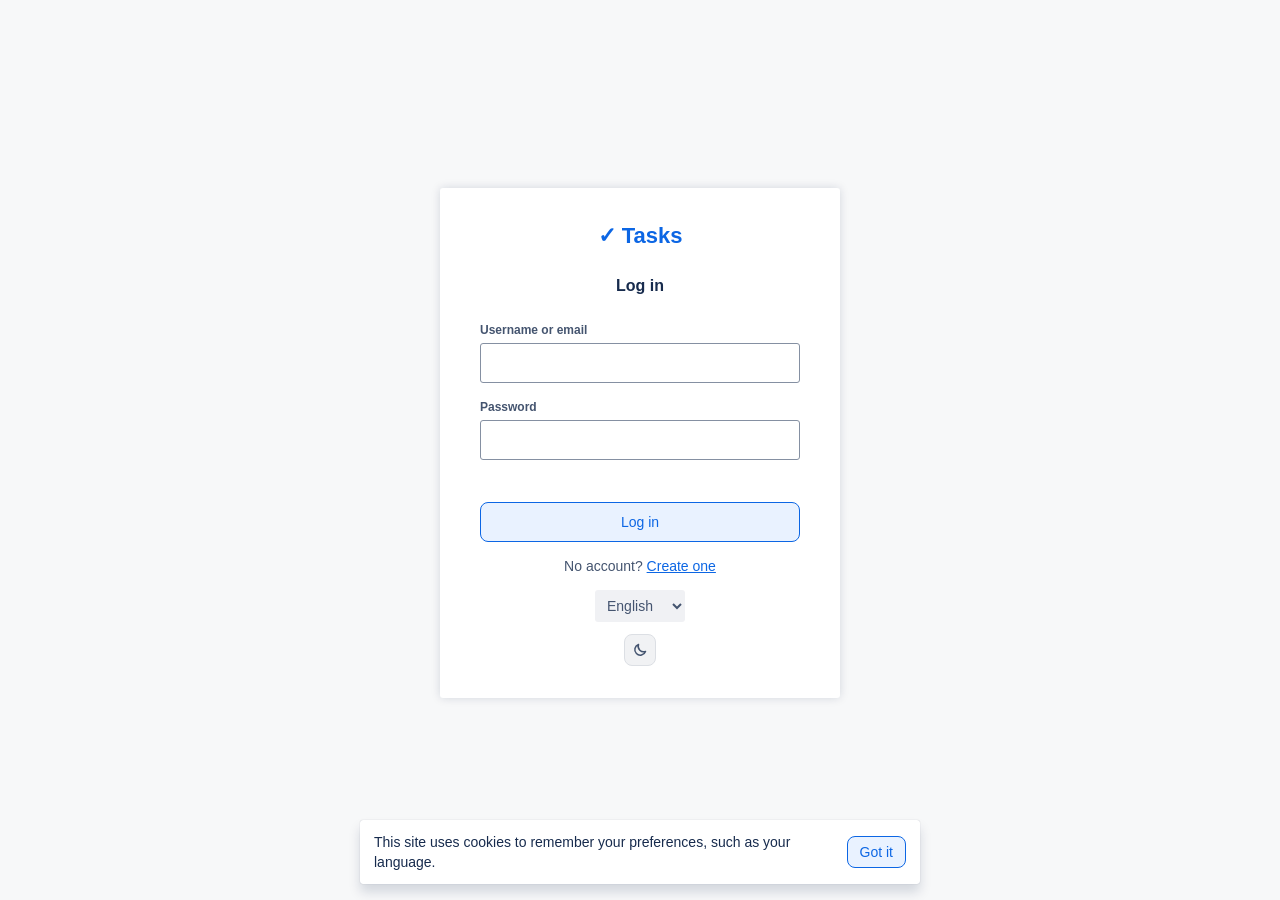
<file: src/main/resources/static/index.html>
<html>
<head>
    <script src="./javascript/guard.js"></script>
    <meta charset="utf-8">
    <script src="./javascript/i18n.js"></script>
    <script src="./javascript/theme.js"></script>
    <meta name="viewport" content="width=device-width, initial-scale=1">
    <title data-i18n="title.board">Tasks</title>
    <link rel="stylesheet" href="./css/style.css">
    <link rel="stylesheet" href="./css/screens.css">
    <link rel="stylesheet" href="./css/jira.css">
    <link rel="stylesheet" href="./css/sidebar.css">
</head>

<body>

<div class="container">
    <div class="board">
        <div class="topbar">
            <label id="task-label" data-i18n="nav.brand">Tasks</label>
            <a href="./index.html" class="view-tab is-active" data-i18n="nav.board">Board</a>
            <a href="./list.html" class="view-tab" data-i18n="nav.list">List</a>
            <a href="./messages.html" class="view-tab" data-i18n="nav.messages">Messages</a>
            <input type="search" id="search" placeholder="Search tasks..." data-i18n-placeholder="search.tasks">
            <a href="#new-task" id="new-task-btn" class="btn btn-primary" data-i18n="btn.newTask">+ New task</a>
            <button type="button" class="btn" id="logout-btn" onclick="logout()" data-i18n="nav.logout">Log out</button>
        </div>

        <div class="board-view">

            <div class="top-main-view">
                <div class="filters">
                    <div id="priority-container" class="filter-pill">
                        <span data-i18n="filter.priority">Priority</span>
                        <select id="priority-selector">
                            <option value="all" data-i18n="filter.all">All</option>
                            <option value="high" data-i18n="priority.high">High</option>
                            <option value="medium" data-i18n="priority.medium">Medium</option>
                            <option value="low" data-i18n="priority.low">Low</option>
                        </select>
                    </div>
                    <div id="due-container" class="filter-pill">
                        <span data-i18n="filter.due">Due</span>
                        <select id="Due">
                            <option value="any" data-i18n="due.any">Any time</option>
                            <option value="today" data-i18n="due.today">Today</option>
                            <option value="next-week" data-i18n="due.nextWeek">Next Week</option>
                            <option value="next-month" data-i18n="due.nextMonth">Next month</option>
                            <option value="next-year" data-i18n="due.nextYear">Next year</option>
                        </select>
                    </div>
                </div>
                <span id="task-count"></span>
            </div>

            <!-- small screens: tabs that scroll the board to a status (see wireStatusTabs in script.js) -->
            <nav class="status-tabs" id="status-tabs" aria-label="Task status">
                <button type="button" class="status-tab is-active" data-column="todo" aria-current="true">
                    <span data-i18n="status.todo">To do</span>
                    <span class="status-tab-count" id="todo-tab-count">0</span>
                </button>
                <button type="button" class="status-tab" data-column="inprogress">
                    <span data-i18n="status.inprogress">In progress</span>
                    <span class="status-tab-count" id="inprogress-tab-count">0</span>
                </button>
                <button type="button" class="status-tab" data-column="done">
                    <span data-i18n="status.done">Done</span>
                    <span class="status-tab-count" id="done-tab-count">0</span>
                </button>
            </nav>

            <div id="task-board">
                <section class="column" data-status="todo">
                    <header class="column-head">
                        <span class="dot dot-todo"></span>
                        <h2 data-i18n="status.todo">To do</h2>
                        <span class="column-count" id="todo-count">0</span>
                    </header>
                    <div class="column-content" id="todo-content">

                        </div>
                    <a href="#new-task" class="add-task" data-i18n="btn.addTask">+ Add task</a>
                </section>

                <section class="column" data-status="inprogress">
                    <header class="column-head">
                        <span class="dot dot-inprogress"></span>
                        <h2 data-i18n="status.inprogress">In progress</h2>
                        <span class="column-count" id="inprogress-count">0</span>
                    </header>
                    <div class="column-content" id="inprogress-content">
                        </div>
                    <a href="#new-task" class="add-task" data-i18n="btn.addTask">+ Add task</a>
                </section>

                <section class="column" data-status="done">
                    <header class="column-head">
                        <span class="dot dot-done"></span>
                        <h2 data-i18n="status.done">Done</h2>
                        <span class="column-count" id="done-count">0</span>
                    </header>
                    <div class="column-content" id="done-content">
                        </div>
                    <a href="#new-task" class="add-task" data-i18n="btn.addTask">+ Add task</a>
                </section>
            </div>
            <!--cards added dynamically via javascript-->
        </div>

    </div>
</div>

<!-- ============ New task modal ============ -->
<div class="modal" id="new-task">
    <a class="modal-backdrop" href="#"></a>
    <div class="dialog">
        <div class="dialog-head">
            <h2 data-i18n="modal.newTask">New task</h2>
            <a class="dialog-close" href="#">&#10005;</a>
        </div>

        <div class="field">
            <label for="new-title"><span data-i18n="field.title">Title</span> <span class="req">*</span></label>
            <input type="text" id="new-title">
        </div>

        <div class="field">
            <label for="new-desc" data-i18n="field.description">Description</label>
            <textarea id="new-desc" placeholder="Optional details&hellip;" data-i18n-placeholder="field.descPlaceholder"></textarea>
        </div>

        <div class="field-row">
            <div class="field">
                <label for="new-status" data-i18n="field.status">Status</label>
                <select id="new-status">
                    <option value="TODO" data-i18n="status.TODO">TODO</option>
                    <option value="IN_PROGRESS" data-i18n="status.IN_PROGRESS">IN PROGRESS</option>
                    <option value="DONE" data-i18n="status.DONE">DONE</option>
                </select>
            </div>
            <div class="field">
                <label for="new-priority" data-i18n="field.priority">Priority</label>
                <select id="new-priority">
                    <option value="LOW" data-i18n="priority.LOW">LOW</option>
                    <option value="MEDIUM" selected data-i18n="priority.MEDIUM">MEDIUM</option>
                    <option value="HIGH" data-i18n="priority.HIGH">HIGH</option>
                </select>
            </div>
            <div class="field">
                <label for="new-due" data-i18n="field.dueDate">Due date</label>
                <input type="date" id="new-due">
            </div>
        </div>

        <div class="dialog-foot">
            <a href="#" class="btn spacer" data-i18n="btn.cancel">Cancel</a>
            <button type="button" class="btn btn-primary" onclick="submitNewTask()" data-i18n="btn.createTask">Create task</button>
        </div>
    </div>
</div>

<!-- ============ Edit task modal ============ -->
<div class="modal" id="edit-task">
    <a class="modal-backdrop" href="#"></a>
    <div class="dialog">
        <div class="dialog-head">
            <h2 data-i18n="modal.editTask">Edit task</h2>
            <a class="dialog-close" href="#">&#10005;</a>
        </div>

        <div class="field">
            <label for="edit-title"><span data-i18n="field.title">Title</span> <span class="req">*</span></label>
            <input type="text" id="edit-title">
        </div>

        <div class="field">
            <label for="edit-desc" data-i18n="field.description">Description</label>
            <textarea id="edit-desc"></textarea>
        </div>

        <div class="field">
            <label data-i18n="field.status">Status</label>
            <div class="segmented">
                <input type="radio" name="edit-status" id="st-todo">
                <label for="st-todo" data-i18n="status.todo">To do</label>
                <input type="radio" name="edit-status" id="st-prog" checked>
                <label for="st-prog" data-i18n="status.inprogress">In progress</label>
                <input type="radio" name="edit-status" id="st-done">
                <label for="st-done" data-i18n="status.done">Done</label>
            </div>
        </div>

        <div class="field-row">
            <div class="field">
                <label data-i18n="field.priority">Priority</label>
                <div class="segmented">
                    <input type="radio" name="edit-priority" id="pr-low">
                    <label for="pr-low" data-i18n="priority.low">Low</label>
                    <input type="radio" name="edit-priority" id="pr-med" checked>
                    <label for="pr-med" data-i18n="priority.med">Med</label>
                    <input type="radio" name="edit-priority" id="pr-high">
                    <label for="pr-high" data-i18n="priority.high">High</label>
                </div>
            </div>
            <div class="field">
                <label for="edit-due" data-i18n="field.dueDate">Due date</label>
                <input type="date" id="edit-due">
            </div>
        </div>

        <p class="form-meta"></p>

        <div class="dialog-foot">
            <a href="#delete-task" class="btn btn-link-danger" data-i18n="btn.delete">Delete</a>
            <a href="#" class="btn spacer" data-i18n="btn.cancel">Cancel</a>
            <button type="button" class="btn btn-primary" onclick="submitEditTask()" data-i18n="btn.save">Save</button>
        </div>
    </div>
</div>

<!-- ============ Delete confirmation ============ -->
<div class="modal" id="delete-task">
    <a class="modal-backdrop" href="#"></a>
    <div class="dialog dialog-confirm">
        <div class="dialog-head">
            <h2 data-i18n="modal.deleteTask">Delete task?</h2>
        </div>
        <p id="delete-message" data-i18n="modal.deleteMessage">This task will be permanently deleted. This can&rsquo;t be undone.</p>
        <div class="dialog-foot">
            <a href="#" class="btn spacer" data-i18n="btn.cancel">Cancel</a>
            <a href="#deleted" class="btn btn-danger" onclick="confirmDelete()" data-i18n="btn.delete">Delete</a>
        </div>
    </div>
</div>


<!-- ============ Success toast (shown after Delete) ============ -->
<div class="toast toast-target" id="deleted" data-i18n="toast.taskDeleted">Task deleted</div>
<script src="./javascript/common.js"></script>
<script src="./javascript/sidebar.js"></script>
<script src="./javascript/script.js"></script>
</body>
</html>


<!--empty view-->
<!--<html>-->
<!--<head>-->
<!--    <meta charset="utf-8">-->
<!--    <meta name="viewport" content="width=device-width, initial-scale=1">-->
<!--    <title>Tasks &middot; Empty</title>-->
<!--    <link rel="stylesheet" href="./css/style.css">-->
<!--    <link rel="stylesheet" href="./css/screens.css">-->
<!--</head>-->

<!--<body>-->

<!--<div class="container">-->
<!--    <div class="board">-->
<!--        <div class="topbar">-->
<!--            <label id="task-label">Tasks</label>-->
<!--            <a href="./index.html" class="view-tab is-active">Board</a>-->
<!--            <a href="./list.html" class="view-tab">List</a>-->
<!--            <input type="search" id="search" placeholder="Search tasks...">-->
<!--            <a href="#new-task" id="new-task-btn" class="btn btn-primary">+ New task</a>-->
<!--        </div>-->

<!--        <div class="board-view">-->
<!--            <div class="empty-state">-->
<!--                <span class="empty-icon">&#10003;</span>-->
<!--                <h2>No tasks yet</h2>-->
<!--                <p>Create your first task to get started.</p>-->
<!--                <a href="#new-task" class="btn btn-primary">+ New task</a>-->

<!--                <p class="empty-hint">-->
<!--                    Filtered with no results &rarr; &ldquo;No tasks match your filters&rdquo;-->
<!--                    <a href="./index.html" class="btn btn-link">Clear filters</a>-->
<!--                </p>-->
<!--            </div>-->
<!--        </div>-->
<!--    </div>-->
<!--</div>-->

<!--&lt;!&ndash; ============ New task modal ============ &ndash;&gt;-->
<!--<div class="modal" id="new-task">-->
<!--    <a class="modal-backdrop" href="#"></a>-->
<!--    <div class="dialog">-->
<!--        <div class="dialog-head">-->
<!--            <h2>New task</h2>-->
<!--            <a class="dialog-close" href="#">&#10005;</a>-->
<!--        </div>-->

<!--        <div class="field">-->
<!--            <label for="new-title">Title <span class="req">*</span></label>-->
<!--            <input type="text" id="new-title">-->
<!--            <p class="field-error">Title is required</p>-->
<!--        </div>-->

<!--        <div class="field">-->
<!--            <label for="new-desc">Description</label>-->
<!--            <textarea id="new-desc" placeholder="Optional details&hellip;"></textarea>-->
<!--        </div>-->

<!--        <div class="field-row">-->
<!--            <div class="field">-->
<!--                <label for="new-status">Status</label>-->
<!--                <select id="new-status">-->
<!--                    <option>TODO</option>-->
<!--                    <option>IN PROGRESS</option>-->
<!--                    <option>DONE</option>-->
<!--                </select>-->
<!--            </div>-->
<!--            <div class="field">-->
<!--                <label for="new-priority">Priority</label>-->
<!--                <select id="new-priority">-->
<!--                    <option>LOW</option>-->
<!--                    <option selected>MEDIUM</option>-->
<!--                    <option>HIGH</option>-->
<!--                </select>-->
<!--            </div>-->
<!--            <div class="field">-->
<!--                <label for="new-due">Due date</label>-->
<!--                <input type="date" id="new-due">-->
<!--            </div>-->
<!--        </div>-->

<!--        <div class="dialog-foot">-->
<!--            <a href="#" class="btn spacer">Cancel</a>-->
<!--            <button type="button" class="btn btn-primary">Create task</button>-->
<!--        </div>-->
<!--    </div>-->
<!--</div>-->

<!--</body>-->
<!--</html>-->
</file>
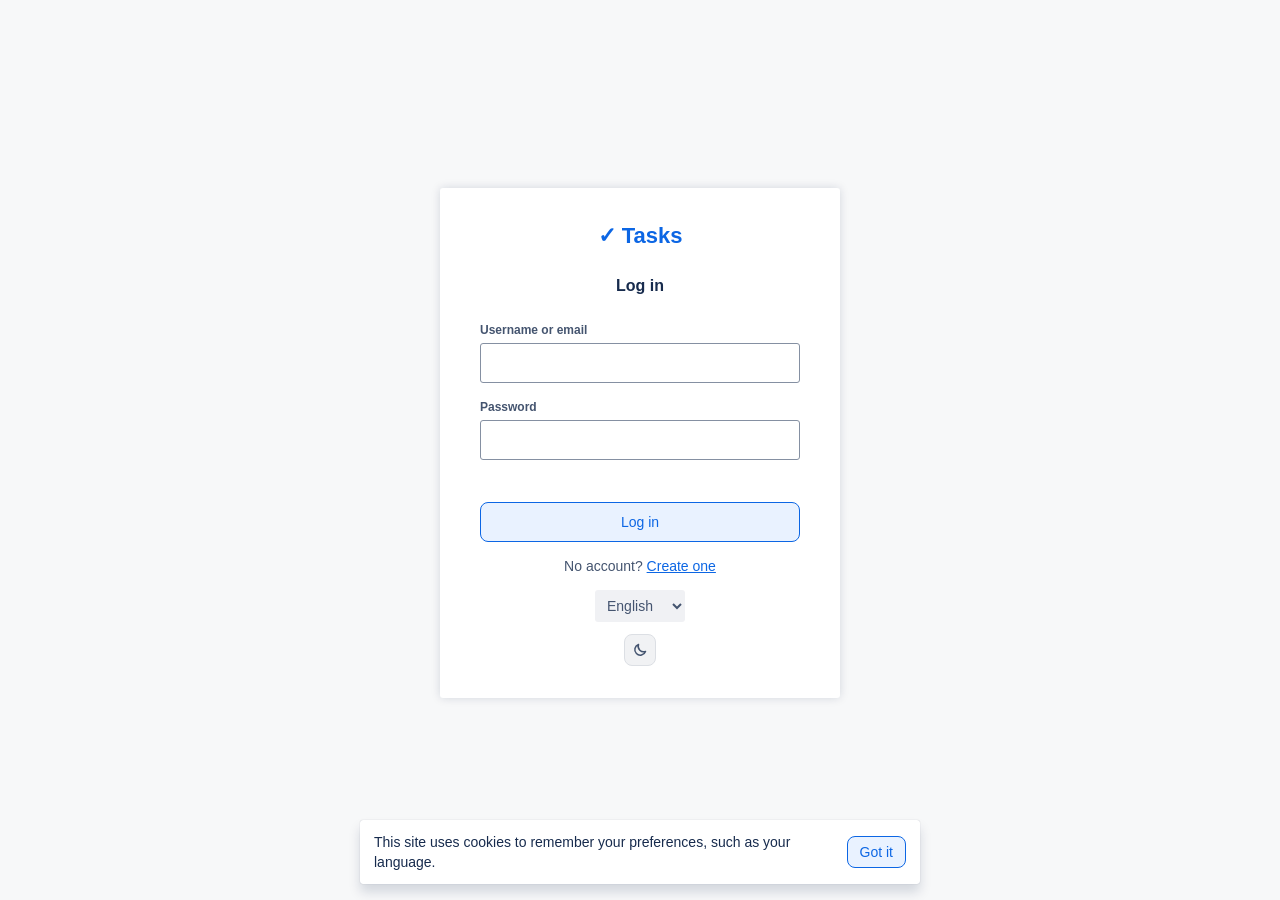
<file: src/main/resources/static/admin.html>
<html>
<head>
    <script src="./javascript/guard.js"></script>
    <meta charset="utf-8">
    <script src="./javascript/i18n.js"></script>
    <script src="./javascript/theme.js"></script>
    <meta name="viewport" content="width=device-width, initial-scale=1">
    <title data-i18n="title.users">Tasks &middot; Users</title>
    <link rel="stylesheet" href="./css/style.css">
    <link rel="stylesheet" href="./css/screens.css">
    <link rel="stylesheet" href="./css/jira.css">
    <link rel="stylesheet" href="./css/sidebar.css">
</head>

<body>

<div class="container">
    <div class="board">
        <div class="topbar">
            <label id="task-label" data-i18n="nav.brand">Tasks</label>
            <a href="./index.html" class="view-tab" data-i18n="nav.board">Board</a>
            <a href="./list.html" class="view-tab" data-i18n="nav.list">List</a>
            <a href="./messages.html" class="view-tab" data-i18n="nav.messages">Messages</a>
            <input type="search" id="search" placeholder="Search users..." data-i18n-placeholder="search.users">
            <a href="#new-user" id="new-task-btn" class="btn btn-primary" data-i18n="btn.newUser">+ New user</a>
            <button type="button" class="btn" id="logout-btn" onclick="logout()" data-i18n="nav.logout">Log out</button>
        </div>

        <div class="list-view">

            <div class="list-toolbar">
                <div class="filter-pill">
                    <span data-i18n="filter.role">Role</span>
                    <select id="role-filter">
                        <option value="all" data-i18n="filter.all">All</option>
                        <option value="ADMIN" data-i18n="role.admin">Admin</option>
                        <option value="USER" data-i18n="role.user">User</option>
                    </select>
                </div>
                <span id="result-count"></span>
            </div>

            <table id="user-list">
                <thead>
                    <tr>
                        <th data-i18n="col.username">Username</th>
                        <th data-i18n="col.email">Email</th>
                        <th data-i18n="col.tasks">Tasks</th>
                        <th data-i18n="col.role">Role</th>
                        <th class="col-actions"></th>
                    </tr>
                </thead>
                <tbody>
                </tbody>
            </table>
        </div>
    </div>
</div>

<!-- ============ New user modal ============ -->
<div class="modal" id="new-user">
    <a class="modal-backdrop" href="#"></a>
    <div class="dialog">
        <div class="dialog-head">
            <h2 data-i18n="modal.newUser">New user</h2>
            <a class="dialog-close" href="#">&#10005;</a>
        </div>

        <div class="field">
            <label for="new-username"><span data-i18n="field.username">Username</span> <span class="req">*</span></label>
            <input type="text" id="new-username" autocomplete="off">
        </div>

        <div class="field">
            <label for="new-email"><span data-i18n="field.email">Email</span> <span class="req">*</span></label>
            <input type="text" id="new-email" autocomplete="off">
        </div>

        <div class="field-row">
            <div class="field">
                <label for="new-password"><span data-i18n="field.password">Password</span> <span class="req">*</span></label>
                <input type="text" id="new-password" autocomplete="off" placeholder="At least 8 characters" data-i18n-placeholder="field.passwordHint">
            </div>
            <div class="field">
                <label for="new-role" data-i18n="field.role">Role</label>
                <select id="new-role">
                    <option value="USER" selected data-i18n="role.USER">USER</option>
                    <option value="ADMIN" data-i18n="role.ADMIN">ADMIN</option>
                </select>
            </div>
        </div>

        <div class="dialog-foot">
            <a href="#" class="btn spacer" data-i18n="btn.cancel">Cancel</a>
            <button type="button" class="btn btn-primary" onclick="submitNewUser()" data-i18n="btn.createUser">Create user</button>
        </div>
    </div>
</div>

<script src="./javascript/common.js"></script>
<script src="./javascript/sidebar.js"></script>
<script src="./javascript/admin.js"></script>
</body>
</html>
</file>
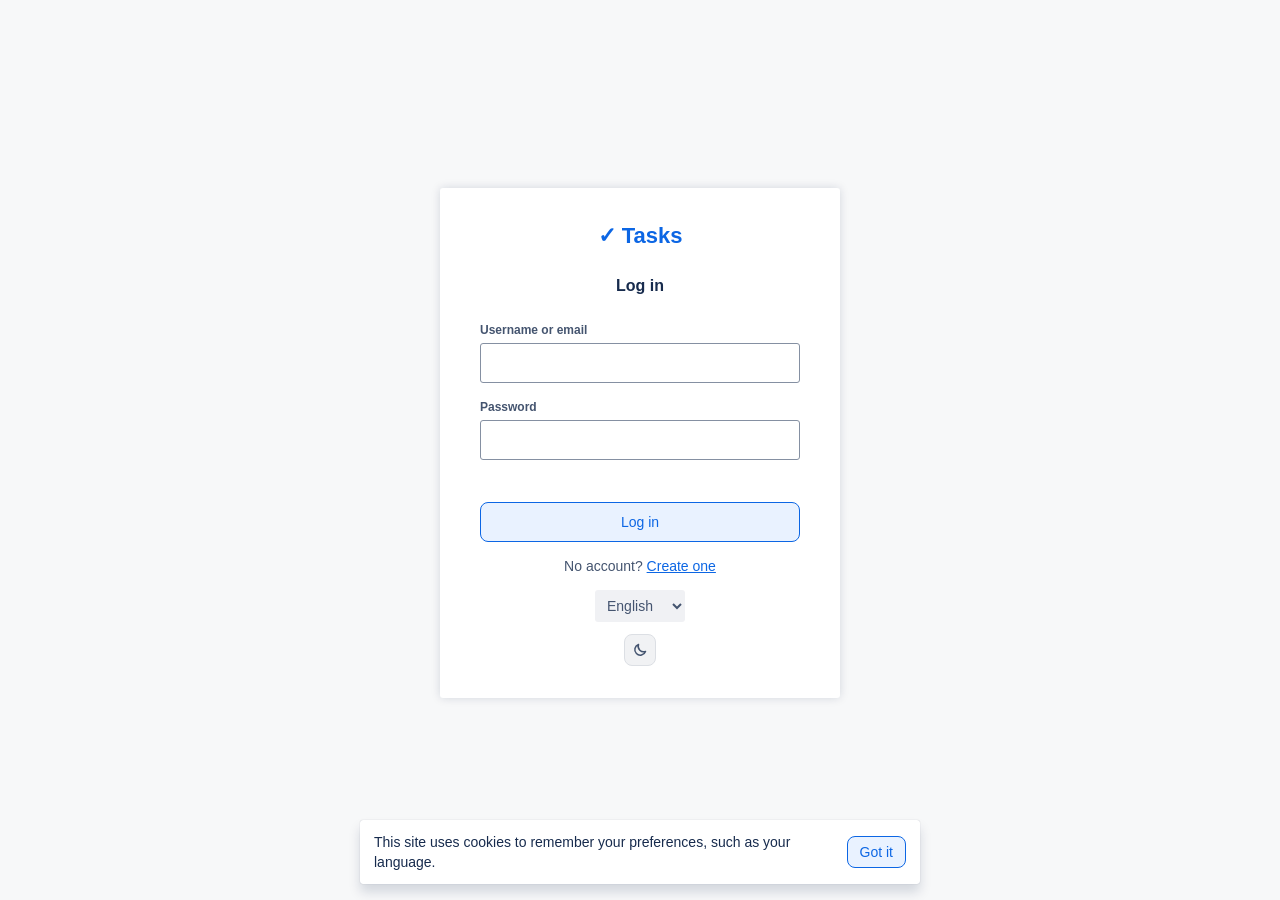
<file: src/main/resources/static/backlog.html>
<html>
<head>
    <script src="./javascript/guard.js"></script>
    <meta charset="utf-8">
    <script src="./javascript/i18n.js"></script>
    <script src="./javascript/theme.js"></script>
    <meta name="viewport" content="width=device-width, initial-scale=1">
    <title>Tasks &middot; Backlog</title>
    <link rel="stylesheet" href="./css/style.css">
    <link rel="stylesheet" href="./css/screens.css">
    <link rel="stylesheet" href="./css/jira.css">
    <link rel="stylesheet" href="./css/sidebar.css">
</head>

<body>

<!--
  TODO: Backlog page (placeholder - linked from the sidebar)
  Show every task that is not on the board yet, in a ranked list you can reorder by dragging.
  Backend: add a "rank" (or "position") column to tasks in a new V6 migration, plus an
    "inBacklog" flag (or a BACKLOG status) and endpoints such as GET /task/backlog and
    PATCH /task/{id}/rank.
  Frontend: reuse rowHtml() from list.js for the rows and the drag code from script.js.
  When it's done, remove `soon: true` from this page's entry in javascript/sidebar.js.
-->

<div class="container">
    <div class="board">
        <div class="topbar">
            <label id="task-label" data-i18n="nav.brand">Tasks</label>
            <span class="spacer" style="margin-inline-start: auto"></span>
            <button type="button" class="btn" id="logout-btn" onclick="logout()" data-i18n="nav.logout">Log out</button>
        </div>

        <div class="placeholder-view">
            <h1 data-i18n="nav.backlog">Backlog</h1>
            <div class="placeholder-card">
                <span id="placeholder-icon"></span>
                <h2 data-i18n="soon.title">Coming soon</h2>
                <p data-i18n="soon.backlog"></p>
            </div>
        </div>
    </div>
</div>

<script src="./javascript/common.js"></script>
<script src="./javascript/sidebar.js"></script>
<script>
    document.getElementById('placeholder-icon').innerHTML = sidebarIcon('backlog')
</script>
</body>
</html>
</file>
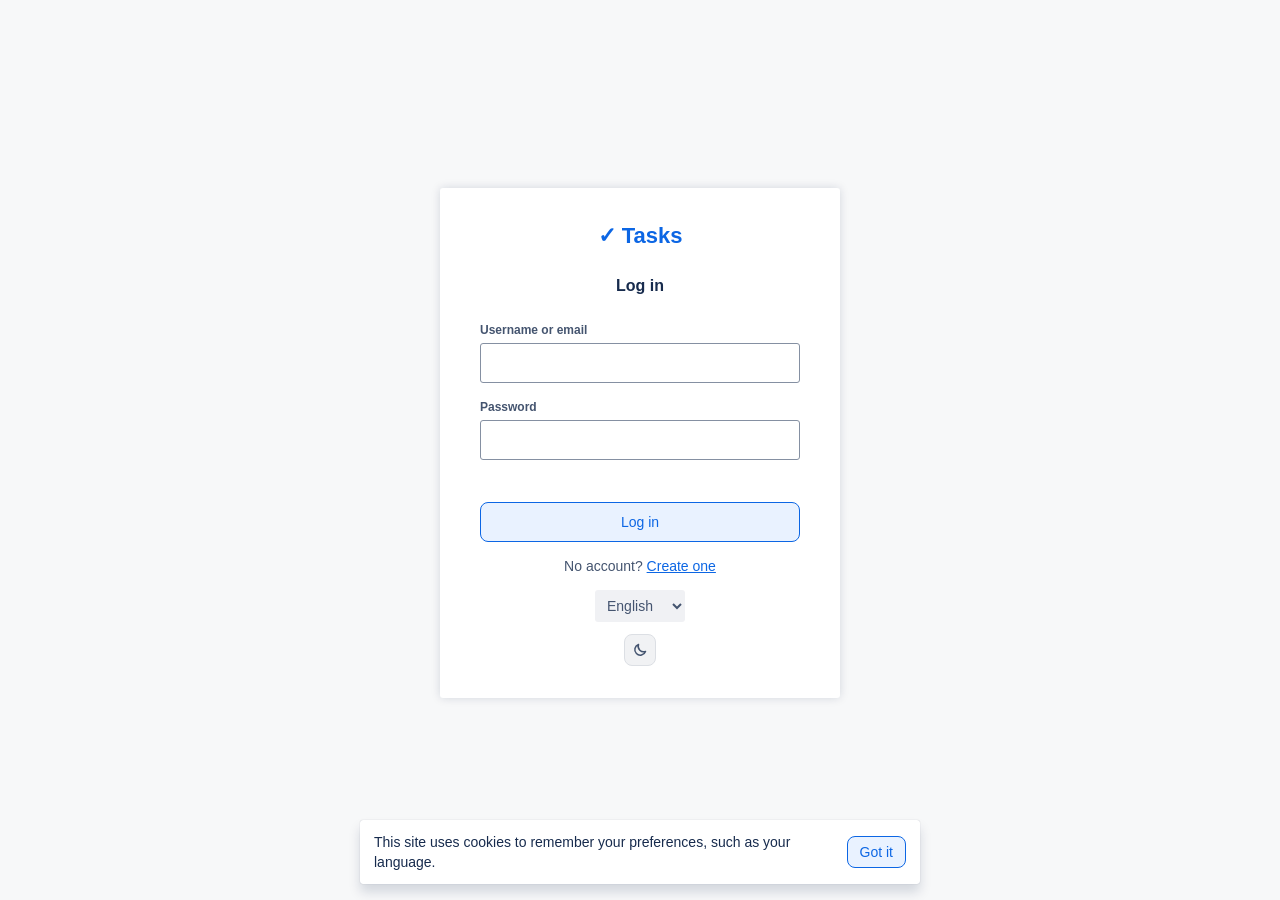
<file: src/main/resources/static/list.html>
<html>
<head>
    <script src="./javascript/guard.js"></script>
    <meta charset="utf-8">
    <script src="./javascript/i18n.js"></script>
    <script src="./javascript/theme.js"></script>
    <meta name="viewport" content="width=device-width, initial-scale=1">
    <title data-i18n="title.list">Tasks &middot; List</title>
    <link rel="stylesheet" href="./css/style.css">
    <link rel="stylesheet" href="./css/screens.css">
    <link rel="stylesheet" href="./css/jira.css">
    <link rel="stylesheet" href="./css/sidebar.css">
</head>

<body>

<div class="container">
    <div class="board">
        <div class="topbar">
            <label id="task-label" data-i18n="nav.brand">Tasks</label>
            <a href="./index.html" class="view-tab" data-i18n="nav.board">Board</a>
            <a href="./list.html" class="view-tab is-active" data-i18n="nav.list">List</a>
            <a href="./messages.html" class="view-tab" data-i18n="nav.messages">Messages</a>
            <input type="search" id="search" placeholder="Search tasks..." data-i18n-placeholder="search.tasks">
            <a href="#new-task" id="new-task-btn" class="btn btn-primary" data-i18n="btn.newTask">+ New task</a>
            <button type="button" class="btn" id="logout-btn" onclick="logout()" data-i18n="nav.logout">Log out</button>
        </div>

        <div class="list-view">

            <div class="list-toolbar task-filters">
                <div class="filter-pill">
                    <span data-i18n="filter.status">Status</span>
                    <select id="list-status">
                        <option value="all" data-i18n="filter.all">All</option>
                        <option value="todo" data-i18n="status.todo">To do</option>
                        <option value="inprogress" data-i18n="status.inprogress">In progress</option>
                        <option value="done" data-i18n="status.done">Done</option>
                    </select>
                </div>
                <div class="filter-pill">
                    <span data-i18n="filter.priority">Priority</span>
                    <select id="list-priority">
                        <option value="all" data-i18n="filter.all">All</option>
                        <option value="HIGH" data-i18n="priority.high">High</option>
                        <option value="MEDIUM" data-i18n="priority.medium">Medium</option>
                        <option value="LOW" data-i18n="priority.low">Low</option>
                    </select>
                </div>
                <div class="filter-pill">
                    <span data-i18n="filter.sort">Sort</span>
                    <select id="list-sort">
                        <option value="due-asc" data-i18n="sort.dueAsc">Due date &#8593;</option>
                        <option value="due-desc" data-i18n="sort.dueDesc">Due date &#8595;</option>
                        <option value="priority" data-i18n="sort.priority">Priority</option>
                        <option value="title" data-i18n="sort.title">Title</option>
                    </select>
                </div>
                <a href="#" id="clear-filters" class="btn btn-link" data-i18n="btn.clearFilters">Clear filters</a>
            </div>

            <table id="task-list">
                <thead>
                    <tr>
                        <th class="col-check"></th>
                        <th data-i18n="col.title">Title</th>
                        <th data-i18n="col.status">Status</th>
                        <th data-i18n="col.priority">Priority</th>
                        <th id="due-header" aria-sort="ascending">
                            <button type="button" class="th-sort" id="sort-due">
                                <span data-i18n="col.due">Due</span>
                                <span class="sort-arrow" aria-hidden="true"></span>
                            </button>
                        </th>
                        <th class="col-actions"></th>
                    </tr>
                </thead>
                <tbody>
                </tbody>
            </table>

            <div class="list-footer">
                <span id="result-count"></span>
                <span class="rows-per-page">
                    <span data-i18n="list.rowsPerPage">Rows per page:</span>
                    <select id="rows-per-page">
                        <option>10</option>
                        <option>25</option>
                        <option>50</option>
                    </select>
                </span>
                <nav class="pager" id="pager"></nav>
            </div>
        </div>
    </div>
</div>

<!-- ============ New task modal ============ -->
<div class="modal" id="new-task">
    <a class="modal-backdrop" href="#"></a>
    <div class="dialog">
        <div class="dialog-head">
            <h2 data-i18n="modal.newTask">New task</h2>
            <a class="dialog-close" href="#">&#10005;</a>
        </div>

        <div class="field">
            <label for="new-title"><span data-i18n="field.title">Title</span> <span class="req">*</span></label>
            <input type="text" id="new-title">
        </div>

        <div class="field">
            <label for="new-desc" data-i18n="field.description">Description</label>
            <textarea id="new-desc" placeholder="Optional details&hellip;" data-i18n-placeholder="field.descPlaceholder"></textarea>
        </div>

        <div class="field-row">
            <div class="field">
                <label for="new-status" data-i18n="field.status">Status</label>
                <select id="new-status">
                    <option value="TODO" data-i18n="status.TODO">TODO</option>
                    <option value="IN_PROGRESS" data-i18n="status.IN_PROGRESS">IN PROGRESS</option>
                    <option value="DONE" data-i18n="status.DONE">DONE</option>
                </select>
            </div>
            <div class="field">
                <label for="new-priority" data-i18n="field.priority">Priority</label>
                <select id="new-priority">
                    <option value="LOW" data-i18n="priority.LOW">LOW</option>
                    <option value="MEDIUM" selected data-i18n="priority.MEDIUM">MEDIUM</option>
                    <option value="HIGH" data-i18n="priority.HIGH">HIGH</option>
                </select>
            </div>
            <div class="field">
                <label for="new-due" data-i18n="field.dueDate">Due date</label>
                <input type="date" id="new-due">
            </div>
        </div>

        <div class="dialog-foot">
            <a href="#" class="btn spacer" data-i18n="btn.cancel">Cancel</a>
            <button type="button" class="btn btn-primary" onclick="submitNewTask()" data-i18n="btn.createTask">Create task</button>
        </div>
    </div>
</div>

<!-- ============ Edit task modal ============ -->
<div class="modal" id="edit-task">
    <a class="modal-backdrop" href="#"></a>
    <div class="dialog">
        <div class="dialog-head">
            <h2 data-i18n="modal.editTask">Edit task</h2>
            <a class="dialog-close" href="#">&#10005;</a>
        </div>

        <div class="field">
            <label for="edit-title"><span data-i18n="field.title">Title</span> <span class="req">*</span></label>
            <input type="text" id="edit-title">
        </div>

        <div class="field">
            <label for="edit-desc" data-i18n="field.description">Description</label>
            <textarea id="edit-desc"></textarea>
        </div>

        <div class="field">
            <label data-i18n="field.status">Status</label>
            <div class="segmented">
                <input type="radio" name="edit-status" id="st-todo">
                <label for="st-todo" data-i18n="status.todo">To do</label>
                <input type="radio" name="edit-status" id="st-prog" checked>
                <label for="st-prog" data-i18n="status.inprogress">In progress</label>
                <input type="radio" name="edit-status" id="st-done">
                <label for="st-done" data-i18n="status.done">Done</label>
            </div>
        </div>

        <div class="field-row">
            <div class="field">
                <label data-i18n="field.priority">Priority</label>
                <div class="segmented">
                    <input type="radio" name="edit-priority" id="pr-low">
                    <label for="pr-low" data-i18n="priority.low">Low</label>
                    <input type="radio" name="edit-priority" id="pr-med" checked>
                    <label for="pr-med" data-i18n="priority.med">Med</label>
                    <input type="radio" name="edit-priority" id="pr-high">
                    <label for="pr-high" data-i18n="priority.high">High</label>
                </div>
            </div>
            <div class="field">
                <label for="edit-due" data-i18n="field.dueDate">Due date</label>
                <input type="date" id="edit-due">
            </div>
        </div>

        <p class="form-meta"></p>

        <div class="dialog-foot">
            <a href="#delete-task" class="btn btn-link-danger" data-i18n="btn.delete">Delete</a>
            <a href="#" class="btn spacer" data-i18n="btn.cancel">Cancel</a>
            <button type="button" class="btn btn-primary" onclick="submitEditTask()" data-i18n="btn.save">Save</button>
        </div>
    </div>
</div>

<!-- ============ Delete confirmation ============ -->
<div class="modal" id="delete-task">
    <a class="modal-backdrop" href="#"></a>
    <div class="dialog dialog-confirm">
        <div class="dialog-head">
            <h2 data-i18n="modal.deleteTask">Delete task?</h2>
        </div>
        <p id="delete-message" data-i18n="modal.deleteMessage">This task will be permanently deleted. This can&rsquo;t be undone.</p>
        <div class="dialog-foot">
            <a href="#" class="btn spacer" data-i18n="btn.cancel">Cancel</a>
            <a href="#deleted" class="btn btn-danger" onclick="confirmDelete()" data-i18n="btn.delete">Delete</a>
        </div>
    </div>
</div>


<!-- ============ Success toast (shown after Delete) ============ -->
<div class="toast toast-target" id="deleted" data-i18n="toast.taskDeleted">Task deleted</div>
<script src="./javascript/common.js"></script>
<script src="./javascript/sidebar.js"></script>
<script src="./javascript/list.js"></script>

</body>
</html>
</file>
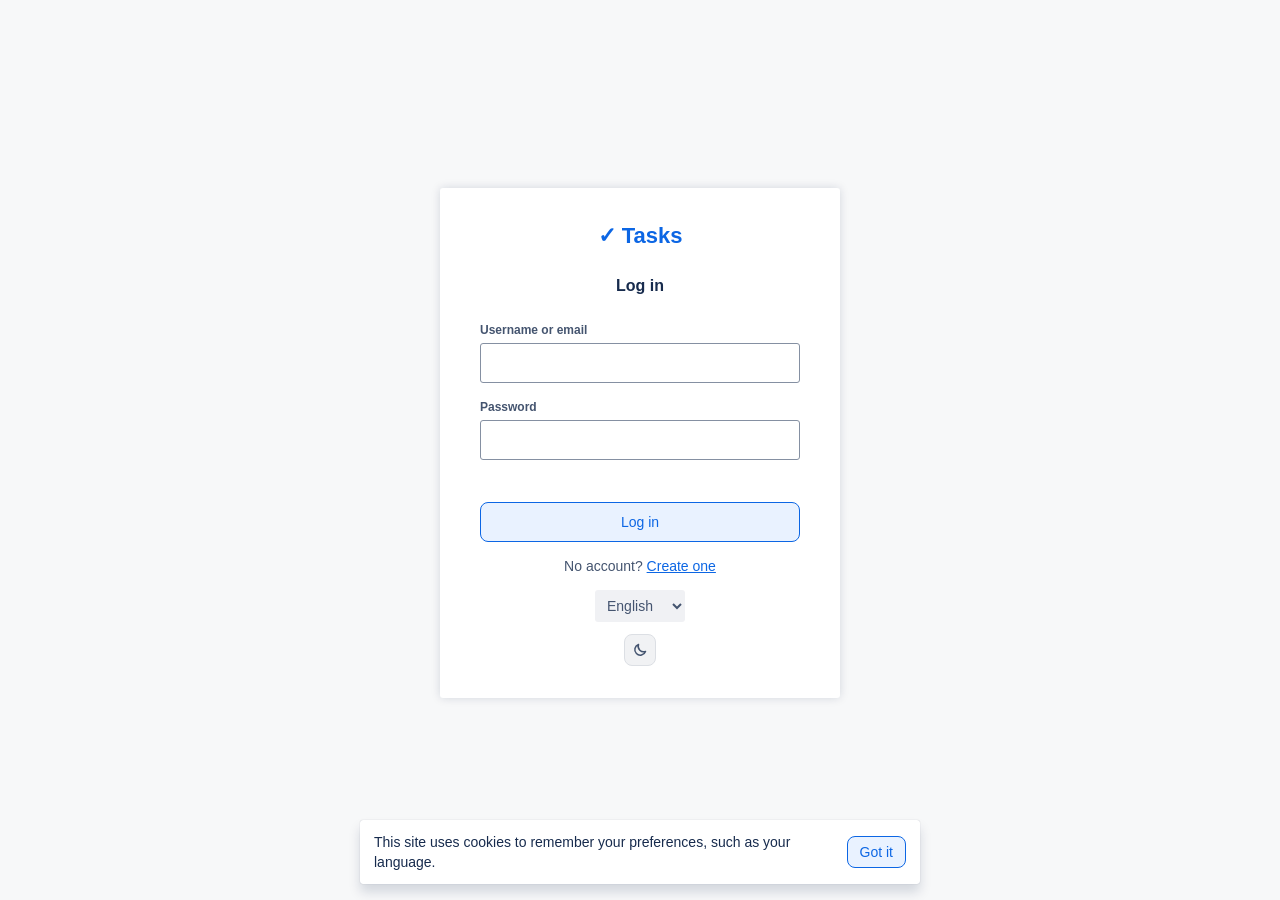
<file: src/main/resources/static/login.html>
<html>
<head>
    <meta charset="utf-8">
    <script src="./javascript/i18n.js"></script>
    <script src="./javascript/theme.js"></script>
    <meta name="viewport" content="width=device-width, initial-scale=1">
    <title data-i18n="title.login">Tasks &middot; Log in</title>
    <link rel="stylesheet" href="./css/style.css">
    <link rel="stylesheet" href="./css/screens.css">
    <link rel="stylesheet" href="./css/auth.css">
    <link rel="stylesheet" href="./css/jira.css">
</head>

<body class="auth-page">

<form class="auth-card" id="login-form" novalidate>
    <h1 data-i18n="auth.login">Log in</h1>

    <div class="field">
        <label for="login-username" data-i18n="auth.usernameOrEmail">Username or email</label>
        <input type="text" id="login-username" autocomplete="username" required>
    </div>

    <div class="field">
        <label for="login-password" data-i18n="field.password">Password</label>
        <input type="password" id="login-password" autocomplete="current-password" required>
    </div>

    <p class="auth-error" id="auth-error"></p>
    <button type="submit" class="btn btn-primary" data-i18n="auth.login">Log in</button>

    <p class="auth-switch"><span data-i18n="auth.noAccount">No account?</span> <a href="./signup.html" data-i18n="auth.createOne">Create one</a></p>
</form>

<script src="./javascript/auth.js"></script>
</body>
</html>
</file>
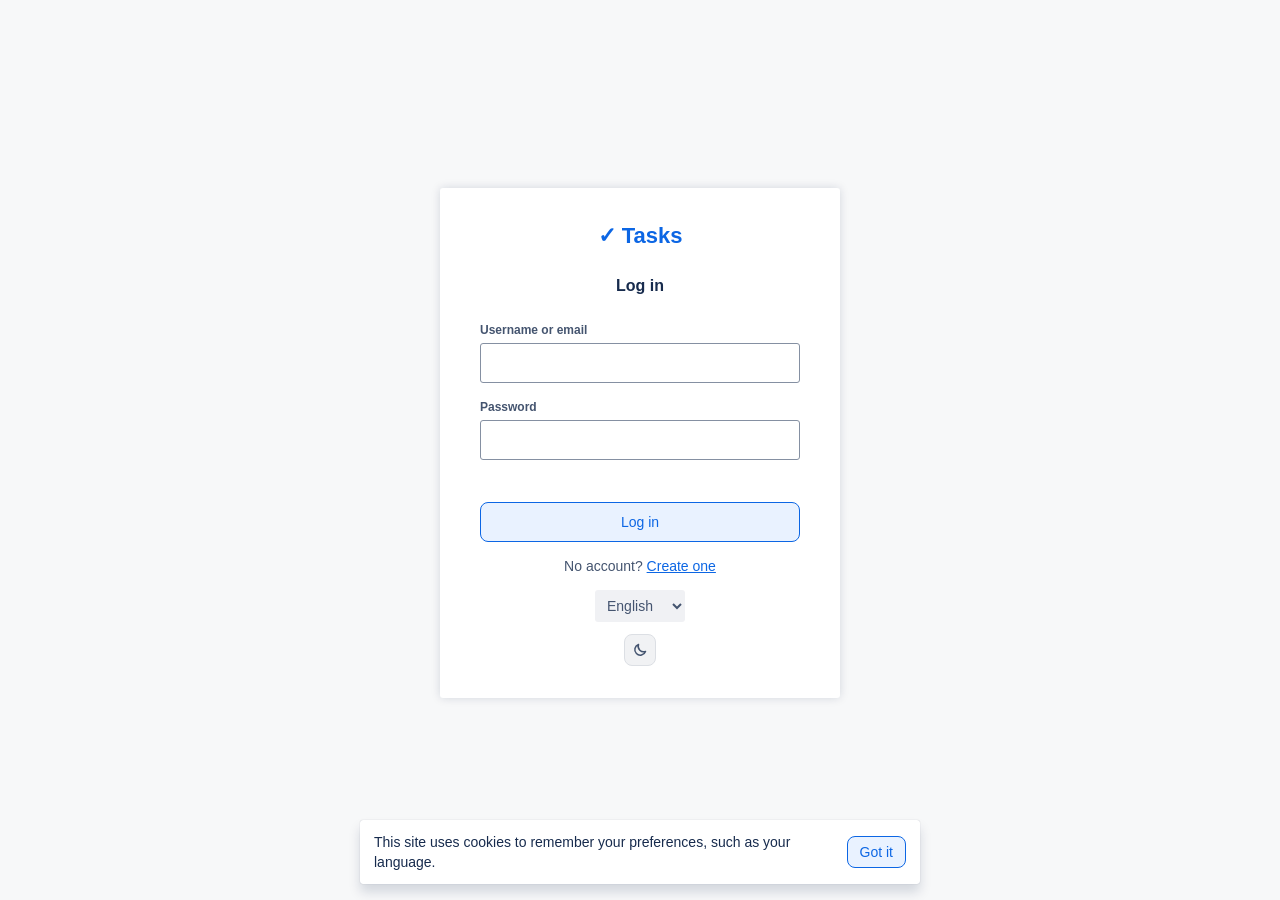
<file: src/main/resources/static/messages.html>
<html>
<head>
    <script src="./javascript/guard.js"></script>
    <meta charset="utf-8">
    <script src="./javascript/i18n.js"></script>
    <script src="./javascript/theme.js"></script>
    <meta name="viewport" content="width=device-width, initial-scale=1">
    <title data-i18n="title.messages">Tasks &middot; Messages</title>
    <link rel="stylesheet" href="./css/style.css">
    <link rel="stylesheet" href="./css/screens.css">
    <link rel="stylesheet" href="./css/messages.css">
    <link rel="stylesheet" href="./css/jira.css">
    <link rel="stylesheet" href="./css/sidebar.css">
</head>

<body>

<div class="container">
    <div class="board">
        <div class="topbar">
            <label id="task-label" data-i18n="nav.brand">Tasks</label>
            <a href="./index.html" class="view-tab" data-i18n="nav.board">Board</a>
            <a href="./list.html" class="view-tab" data-i18n="nav.list">List</a>
            <a href="./messages.html" class="view-tab is-active" data-i18n="nav.messages">Messages</a>
            <input type="search" id="search" placeholder="Search conversations..." data-i18n-placeholder="search.conversations">
            <button type="button" class="btn" id="logout-btn" onclick="logout()" data-i18n="nav.logout">Log out</button>
        </div>

        <div class="messages-view" id="messages-view">

            <!-- conversation list -->
            <aside class="conversations">
                <div class="conversations-head">
                    <h2 data-i18n="msg.conversations">Conversations</h2>
                    <select id="new-conversation" title="Start a new conversation" data-i18n-title="msg.startNew" onclick="getAllUsersForMessangerSelector()">
                        <option value="" data-i18n="msg.newMessage">+ New message</option>
                    </select>
                </div>
                <!-- how many people wrote to you, with the last 3 of them (filled by renderSenders in messages.js) -->
                <div class="senders-summary" id="senders-summary" hidden></div>
                <ul id="conversation-list"></ul>
            </aside>

            <!-- open conversation -->
            <section class="thread" id="thread">
                <div class="thread-empty" id="thread-empty">
                    <span class="empty-icon">&#9993;</span>
                    <h2 data-i18n="msg.noneSelected">No conversation selected</h2>
                    <p data-i18n="msg.pickHint">Pick a conversation, or start a new one with &ldquo;+ New message&rdquo;.</p>
                </div>

                <header class="thread-head" id="thread-head" hidden>
                    <button type="button" class="btn thread-back" id="thread-back" data-i18n="btn.back">&#8249; Back</button>
                    <span class="avatar" id="thread-avatar"></span>
                    <h2 id="thread-name"></h2>
                </header>

                <div class="thread-messages" id="thread-messages" hidden></div>

                <form class="compose" id="compose" hidden>
                    <textarea id="compose-text" rows="1" maxlength="2000"
                              placeholder="Write a message&hellip; (Enter to send, Shift+Enter for a new line)" data-i18n-placeholder="msg.placeholder"></textarea>
                    <button type="submit" class="btn btn-primary" id="compose-send" data-i18n="btn.send">Send</button>
                </form>
            </section>

            <p class="messages-unavailable" id="messages-unavailable" data-i18n="msg.unavailable" hidden>
                Messaging isn&rsquo;t available yet &mdash; the server doesn&rsquo;t have the message endpoints.
            </p>
        </div>
    </div>
</div>

<script src="./javascript/common.js"></script>
<script src="./javascript/sidebar.js"></script>
<script src="./javascript/messages.js"></script>
</body>
</html>
</file>
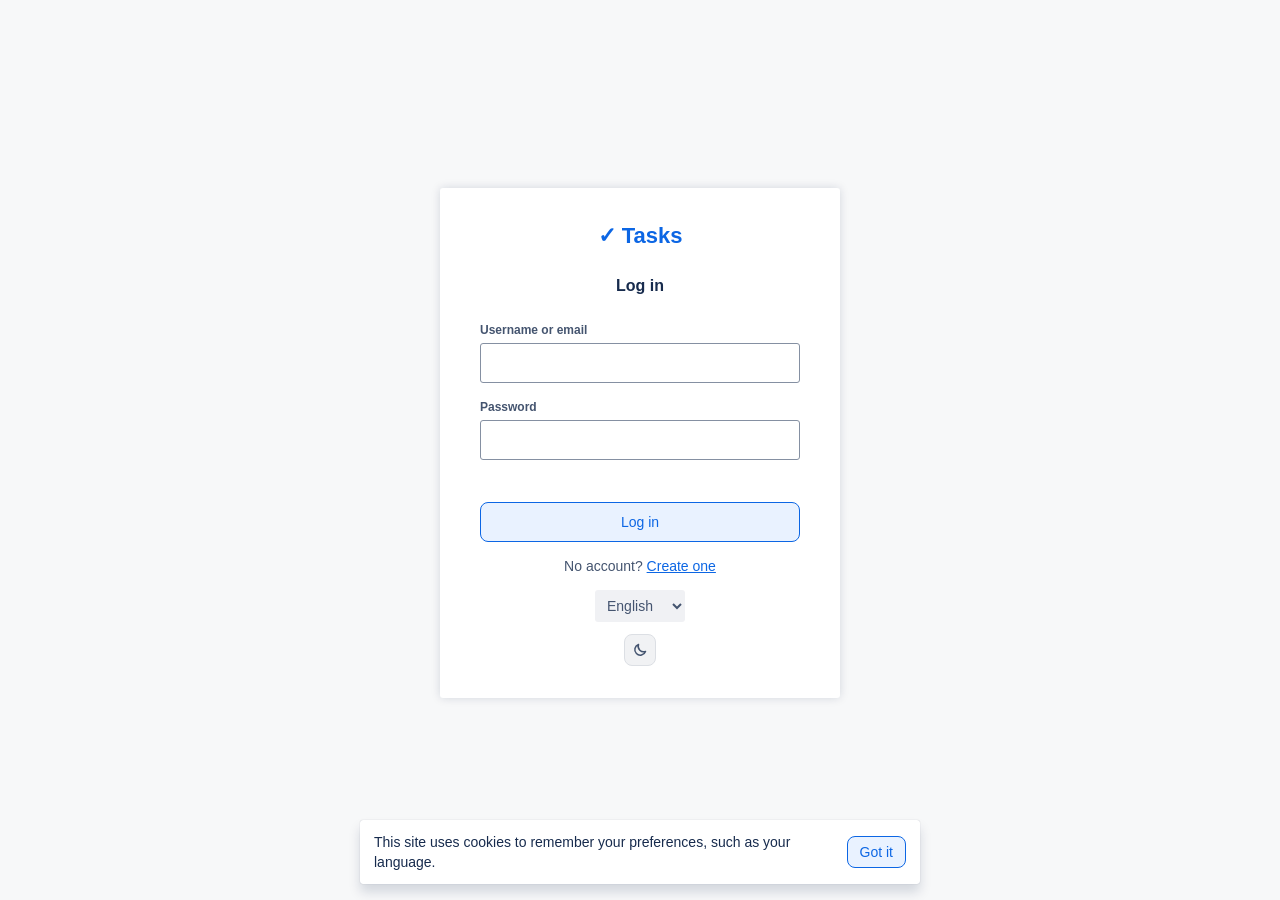
<file: src/main/resources/static/projects.html>
<html>
<head>
    <script src="./javascript/guard.js"></script>
    <meta charset="utf-8">
    <script src="./javascript/i18n.js"></script>
    <script src="./javascript/theme.js"></script>
    <meta name="viewport" content="width=device-width, initial-scale=1">
    <title>Tasks &middot; Projects</title>
    <link rel="stylesheet" href="./css/style.css">
    <link rel="stylesheet" href="./css/screens.css">
    <link rel="stylesheet" href="./css/jira.css">
    <link rel="stylesheet" href="./css/sidebar.css">
</head>

<body>

<!--
  TODO: Projects page (placeholder - linked from the sidebar)
  List every project and let the user create one and switch between them.
  Backend: new Project entity (id, name, key such as "TASK", owner) + V6 migration;
    add a project_id column to tasks; ProjectController with GET/POST /projects.
  Frontend: a card grid of projects; remember the chosen project and send its id with
    task requests. The sidebar header (sidebar.js) can then show the current project name,
    and issueKey() in common.js can use the project key instead of "TASK".
  When it's done, remove `soon: true` from this page's entry in javascript/sidebar.js.
-->

<div class="container">
    <div class="board">
        <div class="topbar">
            <label id="task-label" data-i18n="nav.brand">Tasks</label>
            <span class="spacer" style="margin-inline-start: auto"></span>
            <button type="button" class="btn" id="logout-btn" onclick="logout()" data-i18n="nav.logout">Log out</button>
        </div>

        <div class="placeholder-view">
            <h1 data-i18n="nav.projects">Projects</h1>
            <div class="placeholder-card">
                <span id="placeholder-icon"></span>
                <h2 data-i18n="soon.title">Coming soon</h2>
                <p data-i18n="soon.projects"></p>
            </div>
        </div>
    </div>
</div>

<script src="./javascript/common.js"></script>
<script src="./javascript/sidebar.js"></script>
<script>
    document.getElementById('placeholder-icon').innerHTML = sidebarIcon('projects')
</script>
</body>
</html>
</file>
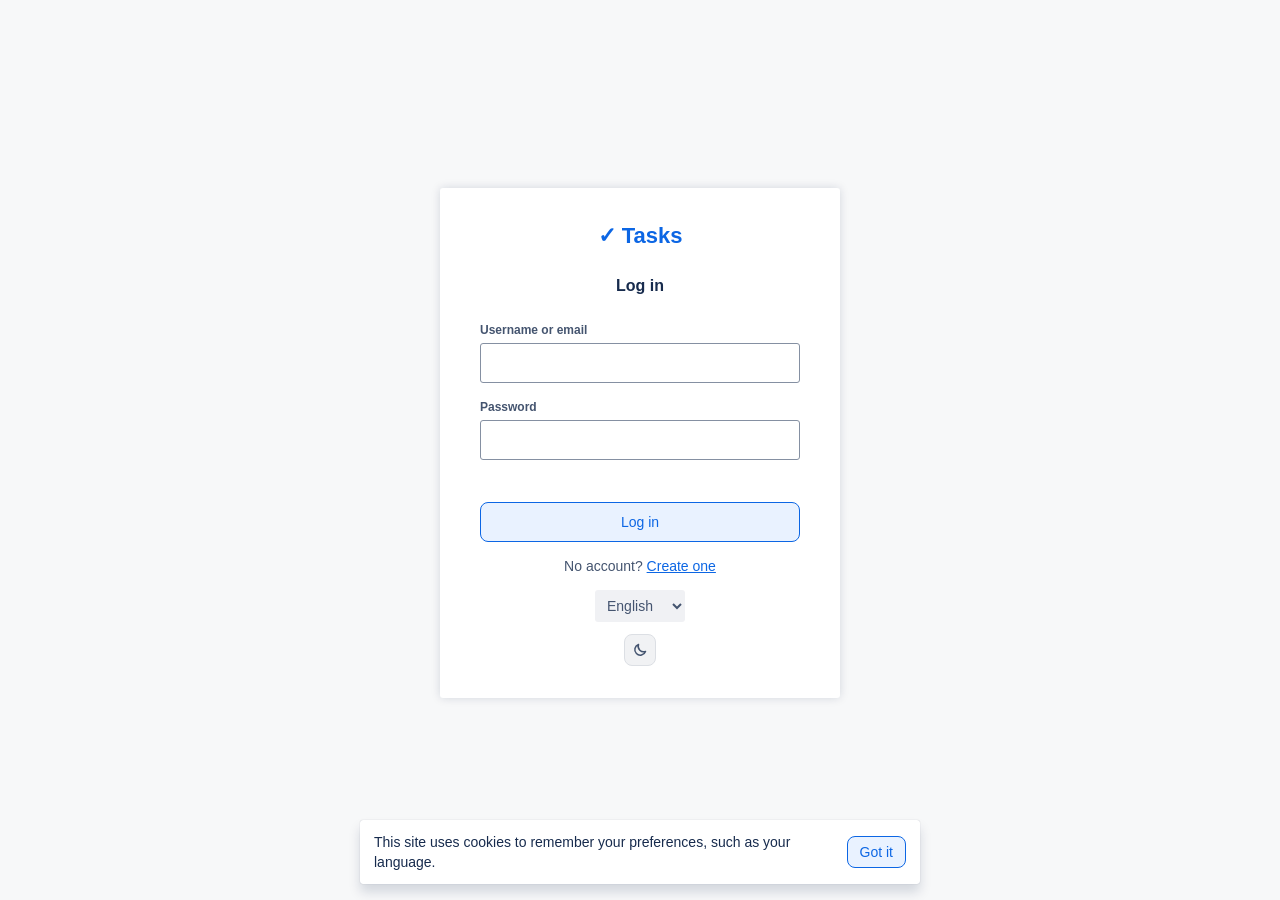
<file: src/main/resources/static/reports.html>
<html>
<head>
    <script src="./javascript/guard.js"></script>
    <meta charset="utf-8">
    <script src="./javascript/i18n.js"></script>
    <script src="./javascript/theme.js"></script>
    <meta name="viewport" content="width=device-width, initial-scale=1">
    <title data-i18n="title.reports">Tasks &middot; Reports</title>
    <link rel="stylesheet" href="./css/style.css">
    <link rel="stylesheet" href="./css/screens.css">
    <link rel="stylesheet" href="./css/jira.css">
    <link rel="stylesheet" href="./css/sidebar.css">
    <link rel="stylesheet" href="./css/reports.css">
</head>

<body>

<div class="container">
    <div class="board">
        <div class="topbar">
            <label id="task-label" data-i18n="nav.brand">Tasks</label>
            <a href="./index.html" class="view-tab" data-i18n="nav.board">Board</a>
            <a href="./list.html" class="view-tab" data-i18n="nav.list">List</a>
            <a href="./messages.html" class="view-tab" data-i18n="nav.messages">Messages</a>
            <span class="spacer" style="margin-inline-start: auto"></span>
            <button type="button" class="btn" id="logout-btn" onclick="logout()" data-i18n="nav.logout">Log out</button>
        </div>

        <div class="list-view reports-view" id="reports">
            <h1 data-i18n="nav.reports">Reports</h1>

            <div class="r-tiles" id="r-tiles"></div>

            <div class="r-cards">
                <section class="r-card r-wide">
                    <h2 data-i18n="reports.byStatus">Tasks by status</h2>
                    <div id="r-status"></div>
                </section>

                <section class="r-card r-wide">
                    <h2 data-i18n="reports.byWeek">Open tasks by due week</h2>
                    <p class="r-hint" data-i18n="reports.byWeekHint"></p>
                    <div id="r-weeks"></div>
                </section>

                <section class="r-card">
                    <h2 data-i18n="reports.byPriority">Open tasks by priority</h2>
                    <div id="r-priority"></div>
                </section>

                <section class="r-card" id="r-people-card" hidden>
                    <h2 data-i18n="reports.byPerson">Open tasks by person</h2>
                    <div id="r-people"></div>
                </section>
            </div>
        </div>
    </div>
</div>

<div class="r-tip" id="r-tip" role="tooltip" hidden></div>

<script src="./javascript/common.js"></script>
<script src="./javascript/sidebar.js"></script>
<script src="./javascript/reports.js"></script>

</body>
</html>
</file>
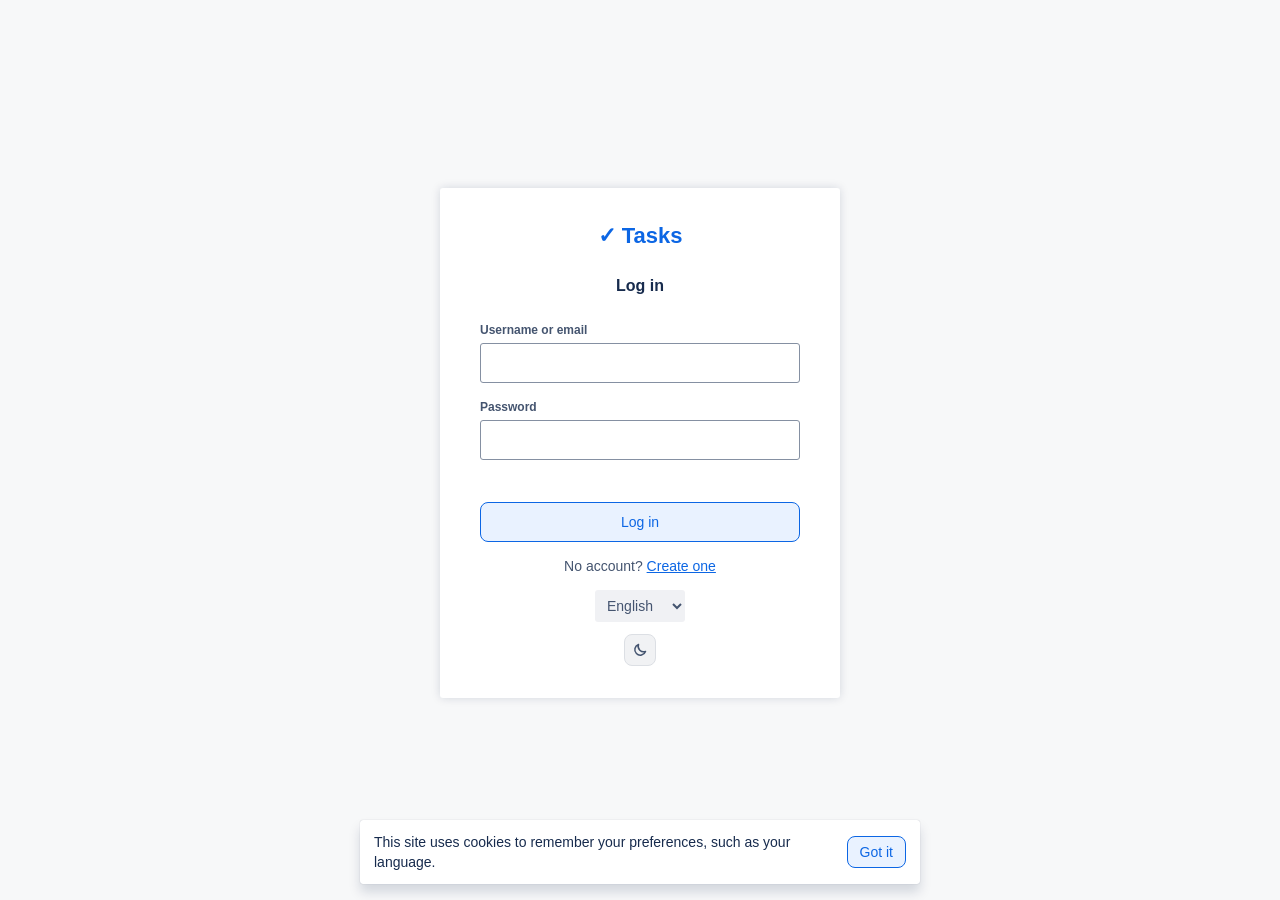
<file: src/main/resources/static/settings.html>
<html>
<head>
    <script src="./javascript/guard.js"></script>
    <meta charset="utf-8">
    <script src="./javascript/i18n.js"></script>
    <script src="./javascript/theme.js"></script>
    <meta name="viewport" content="width=device-width, initial-scale=1">
    <title>Tasks &middot; Project settings</title>
    <link rel="stylesheet" href="./css/style.css">
    <link rel="stylesheet" href="./css/screens.css">
    <link rel="stylesheet" href="./css/jira.css">
    <link rel="stylesheet" href="./css/sidebar.css">
</head>

<body>

<!--
  TODO: Project settings page (placeholder - linked from the sidebar)
  Edit the current project: name, key, description, and who is a member.
  Depends on Projects being implemented first (see projects.html).
  Backend: PUT /projects/{id}, plus member endpoints such as POST/DELETE
    /projects/{id}/members/{userId}, restricted to the project owner or admins.
  Frontend: a form like the task dialog fields (reuse the .field styles).
  When it's done, remove `soon: true` from this page's entry in javascript/sidebar.js.
-->

<div class="container">
    <div class="board">
        <div class="topbar">
            <label id="task-label" data-i18n="nav.brand">Tasks</label>
            <span class="spacer" style="margin-inline-start: auto"></span>
            <button type="button" class="btn" id="logout-btn" onclick="logout()" data-i18n="nav.logout">Log out</button>
        </div>

        <div class="placeholder-view">
            <h1 data-i18n="nav.settings">Project settings</h1>
            <div class="placeholder-card">
                <span id="placeholder-icon"></span>
                <h2 data-i18n="soon.title">Coming soon</h2>
                <p data-i18n="soon.settings"></p>
            </div>
        </div>
    </div>
</div>

<script src="./javascript/common.js"></script>
<script src="./javascript/sidebar.js"></script>
<script>
    document.getElementById('placeholder-icon').innerHTML = sidebarIcon('settings')
</script>
</body>
</html>
</file>
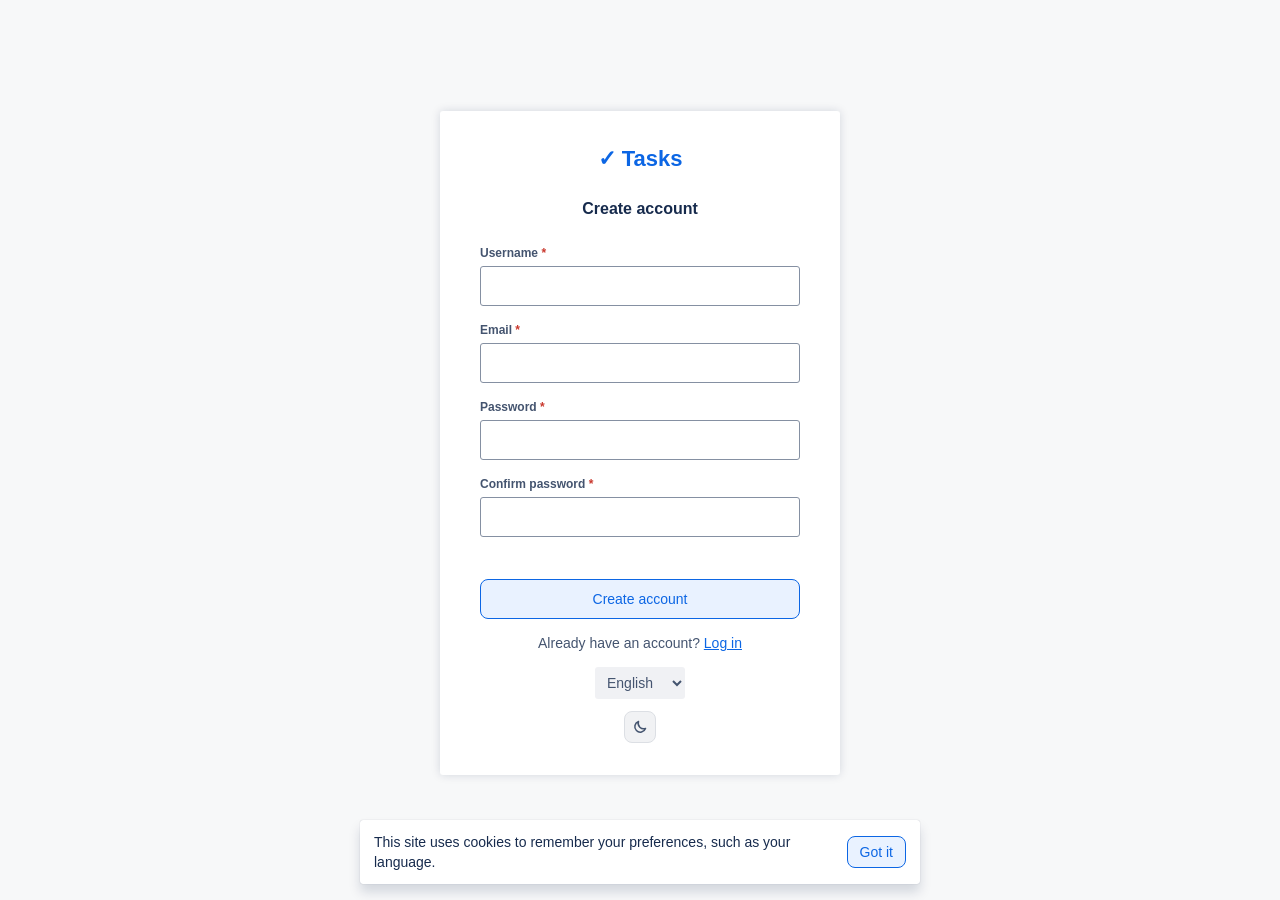
<file: src/main/resources/static/signup.html>
<html>
<head>
    <meta charset="utf-8">
    <script src="./javascript/i18n.js"></script>
    <script src="./javascript/theme.js"></script>
    <meta name="viewport" content="width=device-width, initial-scale=1">
    <title data-i18n="title.signup">Tasks &middot; Sign up</title>
    <link rel="stylesheet" href="./css/style.css">
    <link rel="stylesheet" href="./css/screens.css">
    <link rel="stylesheet" href="./css/auth.css">
    <link rel="stylesheet" href="./css/jira.css">
</head>

<body class="auth-page">

<form class="auth-card" id="signup-form" novalidate>
    <h1 data-i18n="auth.createAccount">Create account</h1>

    <div class="field">
        <label for="signup-username"><span data-i18n="field.username">Username</span> <span class="req">*</span></label>
        <input type="text" id="signup-username" autocomplete="username" required>
    </div>

    <div class="field">
        <label for="signup-email"><span data-i18n="field.email">Email</span> <span class="req">*</span></label>
        <input type="email" id="signup-email" autocomplete="email" required>
    </div>

    <div class="field">
        <label for="signup-password"><span data-i18n="field.password">Password</span> <span class="req">*</span></label>
        <input type="password" id="signup-password" autocomplete="new-password" minlength="8" required>
    </div>

    <div class="field">
        <label for="signup-confirm"><span data-i18n="auth.confirmPassword">Confirm password</span> <span class="req">*</span></label>
        <input type="password" id="signup-confirm" autocomplete="new-password" required>
    </div>

    <p class="auth-error" id="auth-error"></p>
    <button type="submit" class="btn btn-primary" data-i18n="auth.createAccount">Create account</button>

    <p class="auth-switch"><span data-i18n="auth.haveAccount">Already have an account?</span> <a href="./login.html" data-i18n="auth.login">Log in</a></p>
</form>

<script src="./javascript/auth.js"></script>
</body>
</html>
</file>
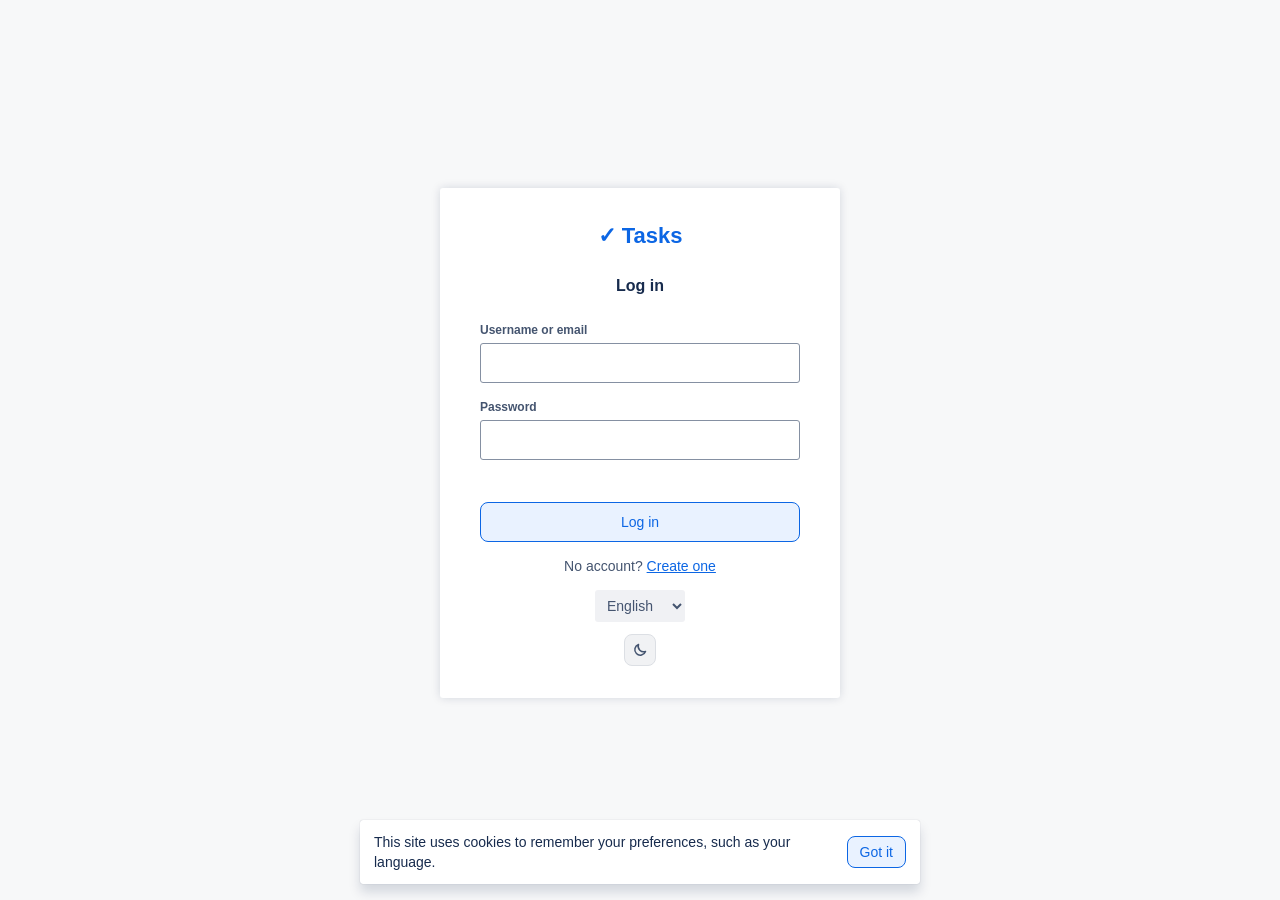
<file: src/main/resources/static/timeline.html>
<html>
<head>
    <script src="./javascript/guard.js"></script>
    <meta charset="utf-8">
    <script src="./javascript/i18n.js"></script>
    <script src="./javascript/theme.js"></script>
    <meta name="viewport" content="width=device-width, initial-scale=1">
    <title data-i18n="title.timeline">Tasks &middot; Timeline</title>
    <link rel="stylesheet" href="./css/style.css">
    <link rel="stylesheet" href="./css/screens.css">
    <link rel="stylesheet" href="./css/jira.css">
    <link rel="stylesheet" href="./css/sidebar.css">
    <link rel="stylesheet" href="./css/timeline.css">
</head>

<body>

<div class="container">
    <div class="board">
        <div class="topbar">
            <label id="task-label" data-i18n="nav.brand">Tasks</label>
            <a href="./index.html" class="view-tab" data-i18n="nav.board">Board</a>
            <a href="./list.html" class="view-tab" data-i18n="nav.list">List</a>
            <a href="./messages.html" class="view-tab" data-i18n="nav.messages">Messages</a>
            <input type="search" id="search" placeholder="Search tasks..." data-i18n-placeholder="search.tasks">
            <a href="#new-task" id="new-task-btn" class="btn btn-primary" data-i18n="btn.newTask">+ New task</a>
            <button type="button" class="btn" id="logout-btn" onclick="logout()" data-i18n="nav.logout">Log out</button>
        </div>

        <div class="list-view timeline-view">
            <div class="tl-layout">

                <aside class="tl-side">
                    <div class="tl-mini" id="tl-mini"></div>

                    <div class="tl-side-section">
                        <label class="tl-side-label" for="tl-group" data-i18n="timeline.groupBy">Color by</label>
                        <select id="tl-group" class="tl-select">
                            <option value="person" data-i18n="timeline.person">Person</option>
                            <option value="status" data-i18n="filter.status">Status</option>
                            <option value="priority" data-i18n="filter.priority">Priority</option>
                        </select>
                        <ul class="tl-legend" id="tl-legend"></ul>
                    </div>

                    <div class="tl-side-section">
                        <label class="tl-side-label" for="tl-status" data-i18n="filter.status">Status</label>
                        <select id="tl-status" class="tl-select">
                            <option value="all" data-i18n="filter.all">All</option>
                            <option value="todo" data-i18n="status.todo">To do</option>
                            <option value="inprogress" data-i18n="status.inprogress">In progress</option>
                            <option value="done" data-i18n="status.done">Done</option>
                        </select>
                    </div>
                </aside>

                <section class="tl-main">
                    <div class="tl-toolbar">
                        <div class="tl-nav">
                            <button type="button" class="tl-icon-btn tl-arrow" id="tl-prev" data-i18n-title="timeline.prev">&#8249;</button>
                            <button type="button" class="btn" id="tl-today" data-i18n="due.today">Today</button>
                            <button type="button" class="tl-icon-btn tl-arrow" id="tl-next" data-i18n-title="timeline.next">&#8250;</button>
                        </div>
                        <h2 id="tl-range-label"></h2>
                        <span id="result-count"></span>
                        <div class="filter-pill tl-range-pill">
                            <span data-i18n="timeline.range">Range</span>
                            <select id="tl-range">
                                <option value="week" data-i18n="timeline.week">Week</option>
                                <option value="2weeks" data-i18n="timeline.twoWeeks">2 weeks</option>
                                <option value="month" data-i18n="timeline.month">Month</option>
                            </select>
                        </div>
                    </div>

                    <div class="tl-scroll" id="timeline"></div>
                </section>

            </div>
        </div>
    </div>
</div>

<!-- ============ New task modal ============ -->
<div class="modal" id="new-task">
    <a class="modal-backdrop" href="#"></a>
    <div class="dialog">
        <div class="dialog-head">
            <h2 data-i18n="modal.newTask">New task</h2>
            <a class="dialog-close" href="#">&#10005;</a>
        </div>

        <div class="field">
            <label for="new-title"><span data-i18n="field.title">Title</span> <span class="req">*</span></label>
            <input type="text" id="new-title">
        </div>

        <div class="field">
            <label for="new-desc" data-i18n="field.description">Description</label>
            <textarea id="new-desc" placeholder="Optional details&hellip;" data-i18n-placeholder="field.descPlaceholder"></textarea>
        </div>

        <div class="field-row">
            <div class="field">
                <label for="new-status" data-i18n="field.status">Status</label>
                <select id="new-status">
                    <option value="TODO" data-i18n="status.TODO">TODO</option>
                    <option value="IN_PROGRESS" data-i18n="status.IN_PROGRESS">IN PROGRESS</option>
                    <option value="DONE" data-i18n="status.DONE">DONE</option>
                </select>
            </div>
            <div class="field">
                <label for="new-priority" data-i18n="field.priority">Priority</label>
                <select id="new-priority">
                    <option value="LOW" data-i18n="priority.LOW">LOW</option>
                    <option value="MEDIUM" selected data-i18n="priority.MEDIUM">MEDIUM</option>
                    <option value="HIGH" data-i18n="priority.HIGH">HIGH</option>
                </select>
            </div>
            <div class="field">
                <label for="new-due" data-i18n="field.dueDate">Due date</label>
                <input type="date" id="new-due">
            </div>
        </div>

        <div class="dialog-foot">
            <a href="#" class="btn spacer" data-i18n="btn.cancel">Cancel</a>
            <button type="button" class="btn btn-primary" onclick="submitNewTask()" data-i18n="btn.createTask">Create task</button>
        </div>
    </div>
</div>

<!-- ============ Edit task modal ============ -->
<div class="modal" id="edit-task">
    <a class="modal-backdrop" href="#"></a>
    <div class="dialog">
        <div class="dialog-head">
            <h2 data-i18n="modal.editTask">Edit task</h2>
            <a class="dialog-close" href="#">&#10005;</a>
        </div>

        <div class="field">
            <label for="edit-title"><span data-i18n="field.title">Title</span> <span class="req">*</span></label>
            <input type="text" id="edit-title">
        </div>

        <div class="field">
            <label for="edit-desc" data-i18n="field.description">Description</label>
            <textarea id="edit-desc"></textarea>
        </div>

        <div class="field">
            <label data-i18n="field.status">Status</label>
            <div class="segmented">
                <input type="radio" name="edit-status" id="st-todo">
                <label for="st-todo" data-i18n="status.todo">To do</label>
                <input type="radio" name="edit-status" id="st-prog" checked>
                <label for="st-prog" data-i18n="status.inprogress">In progress</label>
                <input type="radio" name="edit-status" id="st-done">
                <label for="st-done" data-i18n="status.done">Done</label>
            </div>
        </div>

        <div class="field-row">
            <div class="field">
                <label data-i18n="field.priority">Priority</label>
                <div class="segmented">
                    <input type="radio" name="edit-priority" id="pr-low">
                    <label for="pr-low" data-i18n="priority.low">Low</label>
                    <input type="radio" name="edit-priority" id="pr-med" checked>
                    <label for="pr-med" data-i18n="priority.med">Med</label>
                    <input type="radio" name="edit-priority" id="pr-high">
                    <label for="pr-high" data-i18n="priority.high">High</label>
                </div>
            </div>
            <div class="field">
                <label for="edit-due" data-i18n="field.dueDate">Due date</label>
                <input type="date" id="edit-due">
            </div>
        </div>

        <p class="form-meta"></p>

        <div class="dialog-foot">
            <a href="#delete-task" class="btn btn-link-danger" data-i18n="btn.delete">Delete</a>
            <a href="#" class="btn spacer" data-i18n="btn.cancel">Cancel</a>
            <button type="button" class="btn btn-primary" onclick="submitEditTask()" data-i18n="btn.save">Save</button>
        </div>
    </div>
</div>

<!-- ============ Delete confirmation ============ -->
<div class="modal" id="delete-task">
    <a class="modal-backdrop" href="#"></a>
    <div class="dialog dialog-confirm">
        <div class="dialog-head">
            <h2 data-i18n="modal.deleteTask">Delete task?</h2>
        </div>
        <p id="delete-message" data-i18n="modal.deleteMessage">This task will be permanently deleted. This can&rsquo;t be undone.</p>
        <div class="dialog-foot">
            <a href="#" class="btn spacer" data-i18n="btn.cancel">Cancel</a>
            <a href="#deleted" class="btn btn-danger" onclick="confirmDelete()" data-i18n="btn.delete">Delete</a>
        </div>
    </div>
</div>


<!-- ============ Success toast (shown after Delete) ============ -->
<div class="toast toast-target" id="deleted" data-i18n="toast.taskDeleted">Task deleted</div>

<script src="./javascript/common.js"></script>
<script src="./javascript/sidebar.js"></script>
<script src="./javascript/timeline.js"></script>

</body>
</html>
</file>
<file: src/main/resources/static/css/style.css>
/* ---------- base ---------- */

* {
    box-sizing: border-box;
}

body {
    margin: 0;
    padding: 24px;
    background: #eef0f5;
    color: #1f2430;
    font-family: 'Gill Sans', 'Gill Sans MT', Calibri, 'Trebuchet MS', sans-serif;
    font-size: 13px;
}

.container {
    max-width: 1080px;
    margin: 0 auto;
}

.board {
    background: #fbfcfe;
    border: 1px solid #e2e5ec;
    border-radius: 10px;
    overflow: hidden;
}

/* ---------- top bar ---------- */

.topbar {
    display: flex;
    align-items: center;
    gap: 6px;
    height: 50px;
    padding: 0 16px;
    background: #fff;
    border-bottom: 1px solid #e2e5ec;
}

#task-label {
    color: rgb(79, 99, 209);
    font-weight: 600;
    font-size: 15px;
    margin-inline-end: 10px;
}

#task-label::before {
    content: "\2713";
    margin-inline-end: 6px;
}

.view-tab {
    border: 1px solid transparent;
    background: transparent;
    padding: 6px 12px;
    border-radius: 6px;
    cursor: pointer;
    font-size: 13px;
    font-family: inherit;
    color: #555;
    text-decoration: none;
}

.view-tab:hover {
    background: #f2f3f7;
}

.view-tab.is-active {
    background: #eef2ff;
    color: #3159d9;
    font-weight: 600;
}

#search {
    margin-inline-start: auto;
    width: 280px;
    height: 30px;
    padding: 0 12px 0 28px;
    border: 1px solid #d9dce3;
    border-radius: 7px;
    outline: none;
    font-size: 12px;
    font-family: inherit;
    background: #fff url("data:image/svg+xml;utf8,<svg xmlns='http://www.w3.org/2000/svg' viewBox='0 0 24 24' fill='none' stroke='%239aa1ae' stroke-width='2.4'><circle cx='11' cy='11' r='7'/><path d='M20 20l-4-4'/></svg>") no-repeat 8px center;
    background-size: 13px 13px;
}

#search:focus {
    border-color: #3159d9;
}

#new-task-btn {
    height: 30px;
    padding: 0 15px;
    margin-inline-start: 10px;
    border: none;
    border-radius: 7px;
    background: #3d5bdc;
    color: #fff;
    font-weight: 600;
    font-size: 12px;
    font-family: inherit;
    cursor: pointer;
}

#new-task-btn:hover {
    background: #304dcc;
}

/* ---------- filter row ---------- */

.board-view {
    padding: 14px 16px 18px;
}

.top-main-view {
    display: flex;
    align-items: center;
    gap: 8px;
    margin-bottom: 14px;
}

.filters {
    display: flex;
    gap: 8px;
}

.filter-pill {
    display: flex;
    align-items: center;
    gap: 5px;
    height: 28px;
    padding: 0 6px 0 10px;
    background: #fff;
    border: 1px solid #dcdfe6;
    border-radius: 7px;
    font-size: 12px;
    color: #626a78;
}

.filter-pill select {
    border: none;
    background: transparent;
    outline: none;
    font-family: inherit;
    font-size: 12px;
    font-weight: 600;
    color: #1f2430;
    cursor: pointer;
}

#task-count {
    margin-inline-start: auto;
    font-size: 12px;
    color: #8b93a1;
}

/* ---------- columns ---------- */

#task-board {
    display: grid;
    grid-template-columns: repeat(3, 1fr);
    gap: 14px;
    align-items: start;
}

.column {
    display: flex;
    flex-direction: column;
    gap: 9px;
    min-height: 380px;
    padding: 12px;
    background: #f1f3f7;
    border: 1px solid #e4e7ee;
    border-radius: 9px;
}

.column-head {
    display: flex;
    align-items: center;
    gap: 7px;
    padding: 0 2px 2px;
}

.column-head h2 {
    margin: 0;
    font-size: 12.5px;
    font-weight: 600;
    color: #3c4354;
}

.column-count {
    font-size: 11.5px;
    color: #9aa1ae;
}

.dot {
    width: 7px;
    height: 7px;
    border-radius: 50%;
    background: #9aa1ae;
}

.dot-inprogress {
    background: #3d5bdc;
}

.dot-done {
    background: #22a06b;
}

.column-content {
    display: flex;
    flex-direction: column;
    gap: 9px;
}

.add-task {
    height: 30px;
    border: 1px dashed #ccd1db;
    border-radius: 7px;
    background: transparent;
    color: #8b93a1;
    font-family: inherit;
    font-size: 12px;
    cursor: pointer;
}

.add-task:hover {
    background: #e9ecf3;
    color: #626a78;
}

/* ---------- cards ---------- */

.task-card {
    position: relative;
    padding: 10px 26px 10px 12px;
    background: #fff;
    border: 1px solid #e4e7ee;
    border-radius: 8px;
    box-shadow: 0 1px 2px rgba(25, 32, 56, .05);
    cursor: pointer;
}

.badge-button {
    border: none;
    font-family: inherit;
    cursor: pointer;
}

.badge-button:hover {
    filter: brightness(.93);
}

.task-card.is-dragging {
    opacity: .4;
}

.column.drop-target {
    border-color: #3d5bdc;
    background: #e8ecfb;
}

.task-card:hover {
    border-color: #ccd5f5;
    box-shadow: 0 2px 6px rgba(25, 32, 56, .09);
}

.task-title {
    margin: 0;
    font-size: 13px;
    font-weight: 600;
    color: #1f2430;
}

.task-desc {
    margin: 4px 0 0;
    font-size: 11.5px;
    line-height: 1.35;
    color: #8b93a1;
}

.task-meta {
    display: flex;
    align-items: center;
    gap: 8px;
    margin-top: 8px;
}

.badge {
    padding: 2px 7px;
    border-radius: 4px;
    font-size: 10px;
    font-weight: 700;
    letter-spacing: .3px;
}

.badge-high {
    background: #fdeaea;
    color: #d33b3b;
}

.badge-medium {
    background: #fdf3da;
    color: #a9791a;
}

.badge-low {
    background: #e6f6ec;
    color: #1f8b58;
}

.due {
    display: inline-flex;
    align-items: center;
    gap: 4px;
    font-size: 11px;
    color: #8b93a1;
}

.due::before {
    content: "\2691";
    font-size: 11px;
}

.due.overdue {
    color: #d33b3b;
    font-weight: 600;
}

.card-menu {
    position: absolute;
    top: 8px;
    inset-inline-end: 6px;
    border: none;
    background: transparent;
    color: #b6bcc7;
    font-size: 14px;
    line-height: 1;
    padding: 2px 4px;
    border-radius: 4px;
    cursor: pointer;
}

.card-menu:hover {
    background: #f1f3f7;
    color: #626a78;
}

/* done column */

.column[data-status="done"] .task-card {
    background: #fafbfc;
}

.column[data-status="done"] .task-title {
    color: #9aa1ae;
    text-decoration: line-through;
}

.column[data-status="done"] .task-desc {
    text-decoration: line-through;
}

/* ---------- responsive ---------- */

@media (max-width: 860px) {
    #task-board {
        grid-template-columns: 1fr;
    }

    .topbar {
        flex-wrap: wrap;
        height: auto;
        padding: 10px 16px;
    }

    #search {
        width: 100%;
        margin-inline-start: 0;
        order: 3;
    }

    #new-task-btn {
        margin-inline-start: auto;
    }
}

#logout-btn {
    margin-inline-start: 8px;
    cursor: pointer;
}

.owner-tag {
    padding: 2px 6px;
    border-radius: 4px;
    background: #eef0f5;
    color: #626a78;
    font-size: 10px;
    font-weight: 600;
}

.role-select {
    padding: 4px 6px;
    border: 1px solid #d9dce3;
    border-radius: 6px;
    background: #fff;
    font-family: inherit;
    font-size: 12px;
}

/* ---------- language & cookies (i18n.js) ---------- */

#lang-picker {
    height: 30px;
    padding: 0 8px;
    margin-inline-start: 8px;
    border: 1px solid #d9dce3;
    border-radius: 7px;
    background: #fff;
    color: #3c4354;
    font-family: inherit;
    font-size: 12px;
    font-weight: 600;
    cursor: pointer;
}

.auth-card #lang-picker {
    display: block;
    margin: 14px auto 0;
}

/* the search icon sits on the start side, so move it for right-to-left languages */
[dir="rtl"] #search {
    padding: 0 28px 0 12px;
    background-position: right 8px center;
}

.cookie-banner {
    position: fixed;
    inset-inline: 16px;
    bottom: 16px;
    z-index: 70;
    display: flex;
    align-items: center;
    gap: 12px;
    max-width: 560px;
    margin: 0 auto;
    padding: 12px 14px;
    background: #fff;
    border: 1px solid #e2e5ec;
    border-radius: 10px;
    box-shadow: 0 6px 24px rgba(31, 36, 48, .12);
}

.cookie-banner p {
    flex: 1;
    margin: 0;
    color: #3c4354;
}

.cookie-banner .btn {
    flex-shrink: 0;
    cursor: pointer;
}
</file>
<file: src/main/resources/static/css/screens.css>
/* List view, modals, toast and empty state.
   Loaded after style.css, which holds the base + board styles. */

/* ================= shared buttons ================= */

.btn {
    display: inline-flex;
    align-items: center;
    justify-content: center;
    height: 30px;
    padding: 0 14px;
    border: 1px solid #d9dce3;
    border-radius: 7px;
    background: #fff;
    color: #3c4354;
    font-family: inherit;
    font-size: 12px;
    font-weight: 600;
    text-decoration: none;
    cursor: pointer;
}

.btn:hover {
    background: #f2f3f7;
}

.btn-primary {
    border-color: transparent;
    background: #3d5bdc;
    color: #fff;
}

.btn-update {
    border-color: transparent;
    background: grey;
    color: #fff;
}

.btn-update:hover {
    background: white;
    color: grey;
    border: solid grey 1px;
}

.btn-primary:hover {
    background: #304dcc;
}

.btn-danger {
    border-color: transparent;
    background: #e03131;
    color: #fff;
}

.btn-danger:hover {
    background: #c92a2a;
}

.btn-link {
    border: none;
    background: transparent;
    color: #3159d9;
    font-weight: 600;
}

.btn-link:hover {
    background: transparent;
    text-decoration: underline;
}

.btn-link-danger {
    height: auto;
    padding: 0;
    border: none;
    background: transparent;
    color: #e03131;
    font-weight: 600;
}

.btn-link-danger:hover {
    background: transparent;
    text-decoration: underline;
}

/* #new-task-btn, .add-task and .card-menu are <a> elements on these pages */
#new-task-btn {
    display: inline-flex;
    align-items: center;
    text-decoration: none;
}

.add-task {
    display: flex;
    align-items: center;
    justify-content: center;
    text-decoration: none;
}

.card-menu {
    text-decoration: none;
}

/* ================= list view ================= */

.list-view {
    padding: 14px 16px 18px;
}

.list-toolbar {
    display: flex;
    align-items: center;
    gap: 8px;
    margin-bottom: 12px;
}

.list-toolbar .btn {
    height: 28px;
    font-weight: 400;
    color: #626a78;
}

.list-toolbar .btn strong {
    margin-inline-start: 4px;
    color: #1f2430;
    font-weight: 600;
}

#result-count {
    margin-inline-start: auto;
    font-size: 12px;
    color: #8b93a1;
}

#task-list, #user-list {
    width: 100%;
    border-collapse: collapse;
    font-size: 12.5px;
}

#task-list thead th, #user-list thead th {
    padding: 8px 10px;
    border-bottom: 1px solid #e4e7ee;
    color: #9aa1ae;
    font-size: 10.5px;
    font-weight: 600;
    letter-spacing: .6px;
    text-align: start;
    text-transform: uppercase;
    white-space: nowrap;
}

#task-list tbody td, #user-list tbody td {
    padding: 10px;
    border-bottom: 1px solid #eef0f5;
    vertical-align: middle;
}

#task-list tbody tr:hover, #user-list tbody tr:hover {
    background: #f7f8fb;
}

.col-check {
    width: 34px;
}

.col-actions {
    width: 62px;
    text-align: end;
}

.row-title {
    margin: 0;
    font-size: 12.5px;
    font-weight: 600;
    color: #1f2430;
}

.row-desc {
    margin: 2px 0 0;
    font-size: 11px;
    color: #9aa1ae;
}

.cell-updated {
    color: #8b93a1;
}

.cell-due.overdue {
    color: #e03131;
    font-weight: 600;
}

.cell-empty {
    color: #b6bcc7;
}

.row-check {
    width: 13px;
    height: 13px;
    accent-color: #3d5bdc;
    cursor: pointer;
}

.row-action {
    padding: 2px 3px;
    border: none;
    border-radius: 4px;
    background: transparent;
    color: #9aa1ae;
    font-size: 12px;
    text-decoration: none;
    cursor: pointer;
}

.row-action:hover {
    background: #eef0f5;
    color: #3c4354;
}

/* status pills */

.status {
    display: inline-block;
    padding: 2px 8px;
    border-radius: 4px;
    font-size: 10px;
    font-weight: 700;
    letter-spacing: .4px;
}

.status-todo {
    background: #eef0f5;
    color: #626a78;
}

.status-inprogress {
    background: #e7edfd;
    color: #3159d9;
}

.status-done {
    background: #e6f6ec;
    color: #1f8b58;
}

tr.is-done .row-title {
    color: #9aa1ae;
    text-decoration: line-through;
}

/* list footer */

.list-footer {
    display: flex;
    align-items: center;
    gap: 6px;
    padding-top: 12px;
    font-size: 12px;
    color: #626a78;
}

.rows-per-page select {
    border: none;
    background: transparent;
    font-family: inherit;
    font-size: 12px;
    font-weight: 600;
    color: #1f2430;
    cursor: pointer;
}

.pager {
    display: flex;
    align-items: center;
    gap: 4px;
    margin-inline-start: auto;
}

.pager a {
    padding: 3px 7px;
    border-radius: 5px;
    color: #626a78;
    text-decoration: none;
}

.pager a:hover {
    background: #eef0f5;
}

.pager a.is-current {
    color: #3159d9;
    font-weight: 700;
}

/* ================= modals ================= */

.modal {
    display: none;
    position: fixed;
    inset: 0;
    z-index: 50;
    align-items: center;
    justify-content: center;
    padding: 20px;
}

.modal:target {
    display: flex;
}

.modal-backdrop {
    position: absolute;
    inset: 0;
    background: rgba(31, 36, 48, .45);
}

.dialog {
    position: relative;
    width: 100%;
    max-width: 420px;
    padding: 18px 20px 16px;
    background: #fff;
    border-radius: 10px;
    box-shadow: 0 18px 40px rgba(20, 26, 45, .28);
}

.dialog-head {
    display: flex;
    align-items: flex-start;
    margin-bottom: 14px;
}

.dialog-head h2 {
    margin: 0;
    font-size: 15px;
    font-weight: 700;
}

.dialog-close {
    margin-inline-start: auto;
    color: #9aa1ae;
    font-size: 15px;
    line-height: 1;
    text-decoration: none;
}

.dialog-close:hover {
    color: #3c4354;
}

.dialog-foot {
    display: flex;
    align-items: center;
    gap: 8px;
    margin-top: 16px;
}

.dialog-foot .spacer {
    margin-inline-start: auto;
}

/* confirm dialog */

.dialog-confirm {
    max-width: 330px;
}

.dialog-confirm .dialog-head {
    margin-bottom: 8px;
}

.dialog-confirm p {
    margin: 0;
    font-size: 12.5px;
    line-height: 1.45;
    color: #626a78;
}

/* ================= form ================= */

.field {
    margin-bottom: 12px;
}

.field > label {
    display: block;
    margin-bottom: 5px;
    font-size: 12px;
    font-weight: 600;
    color: #3c4354;
}

.field .req {
    color: #e03131;
}

.field input[type="text"],
.field input[type="date"],
.field textarea,
.field select {
    width: 100%;
    padding: 7px 9px;
    border: 1px solid #d9dce3;
    border-radius: 7px;
    background: #fff;
    font-family: inherit;
    font-size: 12.5px;
    color: #1f2430;
    outline: none;
}

.field textarea {
    min-height: 58px;
    resize: vertical;
}

.field input:focus,
.field textarea:focus,
.field select:focus {
    border-color: #3d5bdc;
}

.field input::placeholder,
.field textarea::placeholder {
    color: #b6bcc7;
}

.field.has-error input,
.field.has-error textarea {
    border-color: #e03131;
}

.field-error {
    margin: 4px 0 0;
    font-size: 10.5px;
    color: #e03131;
}

.field-row {
    display: flex;
    gap: 10px;
}

.field-row .field {
    flex: 1;
}

/* segmented control */

.segmented {
    display: flex;
    border: 1px solid #d9dce3;
    border-radius: 7px;
    overflow: hidden;
}

.segmented input {
    position: absolute;
    opacity: 0;
    pointer-events: none;
}

.segmented label {
    flex: 1;
    margin: 0;
    padding: 6px 0;
    border-inline-start: 1px solid #d9dce3;
    font-size: 11.5px;
    color: #626a78;
    text-align: center;
    cursor: pointer;
}

.segmented label:first-of-type {
    border-inline-start: none;
}

.segmented input:checked + label {
    background: #e7edfd;
    color: #3159d9;
    font-weight: 600;
}

.form-meta {
    margin: 2px 0 0;
    font-size: 10.5px;
    color: #9aa1ae;
}

/* ================= toast ================= */

.toast {
    position: fixed;
    inset-inline-end: 22px;
    bottom: 22px;
    z-index: 60;
    display: flex;
    align-items: center;
    gap: 7px;
    padding: 9px 14px;
    border-radius: 7px;
    background: #1f2430;
    color: #fff;
    font-size: 12px;
    box-shadow: 0 8px 20px rgba(20, 26, 45, .3);
}

.toast::before {
    content: "\2713";
    color: #6ee7a8;
}

/* a toast that only appears once its id is the target */
.toast-target {
    display: none;
}

.toast-target:target {
    display: flex;
}

/* ================= empty state ================= */

.empty-state {
    display: flex;
    flex-direction: column;
    align-items: center;
    gap: 6px;
    padding: 70px 20px 80px;
    text-align: center;
}

.empty-icon {
    display: flex;
    align-items: center;
    justify-content: center;
    width: 46px;
    height: 46px;
    margin-bottom: 8px;
    border-radius: 11px;
    background: #e7edfd;
    color: #3d5bdc;
    font-size: 20px;
}

.empty-state h2 {
    margin: 0;
    font-size: 14px;
    font-weight: 700;
}

.empty-state p {
    margin: 0;
    font-size: 12.5px;
    color: #8b93a1;
}

.empty-state .btn {
    margin-top: 10px;
}

.empty-hint {
    margin-top: 16px;
    font-size: 11.5px;
    color: #9aa1ae;
}

/* ================= responsive ================= */

@media (max-width: 860px) {
    .list-toolbar {
        flex-wrap: wrap;
    }

    #task-list .col-hide, #user-list .col-hide {
        display: none;
    }
}
</file>
<file: src/main/resources/static/css/jira.css>
/* Jira-style theme. Loaded last on every page, so it overrides style.css, screens.css,
   messages.css and auth.css without changing their structure. Colors follow Atlassian's palette. */

:root {
    --j-text: #172b4d;
    --j-text-subtle: #44546f;
    --j-text-subtlest: #626f86;
    --j-border: #dcdfe4;
    --j-border-input: #8590a2;
    --j-bg: #ffffff;
    --j-bg-sunken: #f7f8f9;
    --j-bg-neutral: #091e420f;
    --j-bg-neutral-hover: #091e4224;
    --j-blue: #0c66e4;
    --j-blue-hover: #0055cc;
    --j-blue-subtle: #e9f2ff;
    --j-blue-text: #0c66e4;
    --j-red: #c9372c;
    --j-red-hover: #ae2e24;
    --j-shadow-card: 0 1px 1px #091e4240, 0 0 1px #091e424f;
    --j-shadow-overlay: 0 8px 12px #091e4226, 0 0 1px #091e424f;
    --j-bg-raised: #ffffff;
    --j-bg-raised-hover: #f7f8f9;
    --j-on-bold: #ffffff;
    --j-red-subtle: #ffeceb;
    --j-red-text: #ae2e24;
    --j-green: #22a06b;
    --j-loz-todo-bg: #dcdfe4;
    --j-loz-todo-text: #44546f;
    --j-loz-progress-bg: #cce0ff;
    --j-loz-progress-text: #0055cc;
    --j-loz-done-bg: #baf3db;
    --j-loz-done-text: #216e4e;
    --j-blanket: #091e427d;
    color-scheme: light;
    --j-radius: 3px;
    --j-font: -apple-system, BlinkMacSystemFont, "Segoe UI", Roboto, "Noto Sans", Ubuntu, "Helvetica Neue", sans-serif;
}

/* ================= dark mode =================
   Follows the system setting unless the user picked one with the theme button (theme.js sets data-theme). */

@media (prefers-color-scheme: dark) {
    :root:not([data-theme="light"]) {
        --j-text: #b6c2cf;
        --j-text-subtle: #9fadbc;
        --j-text-subtlest: #8c9bab;
        --j-border: #a6c5e229;
        --j-border-input: #738496;
        --j-bg: #1d2125;
        --j-bg-sunken: #161a1d;
        --j-bg-raised: #22272b;
        --j-bg-raised-hover: #282e33;
        --j-bg-neutral: #a1bdd914;
        --j-bg-neutral-hover: #a6c5e229;
        --j-blue: #579dff;
        --j-blue-hover: #85b8ff;
        --j-blue-subtle: #1c2b41;
        --j-blue-text: #579dff;
        --j-on-bold: #1d2125;
        --j-red: #f87168;
        --j-red-hover: #fd9891;
        --j-red-subtle: #42221f;
        --j-red-text: #fd9891;
        --j-green: #4bce97;
        --j-loz-todo-bg: #a1bdd914;
        --j-loz-todo-text: #9fadbc;
        --j-loz-progress-bg: #09326c;
        --j-loz-progress-text: #85b8ff;
        --j-loz-done-bg: #164b35;
        --j-loz-done-text: #7ee2b8;
        --j-blanket: #10121499;
        --j-shadow-card: 0 1px 1px #03040480, 0 0 1px #03040480;
        --j-shadow-overlay: 0 0 0 1px #bcd6f01f, 0 8px 12px #0304045c, 0 0 1px #03040480;
        color-scheme: dark;
    }
}

:root[data-theme="dark"] {
    --j-text: #b6c2cf;
    --j-text-subtle: #9fadbc;
    --j-text-subtlest: #8c9bab;
    --j-border: #a6c5e229;
    --j-border-input: #738496;
    --j-bg: #1d2125;
    --j-bg-sunken: #161a1d;
    --j-bg-raised: #22272b;
    --j-bg-raised-hover: #282e33;
    --j-bg-neutral: #a1bdd914;
    --j-bg-neutral-hover: #a6c5e229;
    --j-blue: #579dff;
    --j-blue-hover: #85b8ff;
    --j-blue-subtle: #1c2b41;
    --j-blue-text: #579dff;
    --j-on-bold: #1d2125;
    --j-red: #f87168;
    --j-red-hover: #fd9891;
    --j-red-subtle: #42221f;
    --j-red-text: #fd9891;
    --j-green: #4bce97;
    --j-loz-todo-bg: #a1bdd914;
    --j-loz-todo-text: #9fadbc;
    --j-loz-progress-bg: #09326c;
    --j-loz-progress-text: #85b8ff;
    --j-loz-done-bg: #164b35;
    --j-loz-done-text: #7ee2b8;
    --j-blanket: #10121499;
    --j-shadow-card: 0 1px 1px #03040480, 0 0 1px #03040480;
    --j-shadow-overlay: 0 0 0 1px #bcd6f01f, 0 8px 12px #0304045c, 0 0 1px #03040480;
    color-scheme: dark;
}

/* ================= page frame ================= */

body {
    padding: 0;
    background: var(--j-bg);
    color: var(--j-text);
    font-family: var(--j-font);
    font-size: 14px;
    line-height: 1.43;
}

.container {
    max-width: none;
}

.board {
    min-height: 100vh;
    border: none;
    border-radius: 0;
    background: var(--j-bg);
    overflow: visible;
}

/* ================= top navigation ================= */

.topbar {
    position: sticky;
    top: 0;
    z-index: 20;
    height: 56px;
    gap: 2px;
    padding: 0 16px;
    border-bottom: 1px solid var(--j-border);
    background: var(--j-bg);
}

#task-label {
    display: inline-flex;
    align-items: center;
    gap: 8px;
    margin-inline-end: 16px;
    color: var(--j-text);
    font-size: 16px;
    font-weight: 653;
    letter-spacing: -.2px;
}

/* the blue Jira-like logo tile */
#task-label::before {
    content: "\2713";
    display: inline-flex;
    align-items: center;
    justify-content: center;
    width: 24px;
    height: 24px;
    margin: 0;
    border-radius: 4px;
    background: linear-gradient(135deg, #2684ff, #0052cc);
    color: #fff;
    font-size: 14px;
    font-weight: 700;
}

.view-tab {
    position: relative;
    height: 56px;
    display: inline-flex;
    align-items: center;
    padding: 0 10px;
    border: none;
    border-radius: 0;
    color: var(--j-text-subtle);
    font-size: 14px;
    font-weight: 500;
}

.view-tab:hover {
    background: transparent;
    color: var(--j-text);
}

.view-tab:hover::after,
.view-tab.is-active::after {
    content: "";
    position: absolute;
    inset-inline: 6px;
    bottom: 0;
    height: 3px;
    border-radius: 3px 3px 0 0;
    background: var(--j-border);
}

.view-tab.is-active {
    background: transparent;
    color: var(--j-blue-text);
    font-weight: 500;
}

.view-tab.is-active::after {
    background: var(--j-blue);
}

#search {
    width: 240px;
    height: 32px;
    border: 1px solid var(--j-border-input);
    border-radius: var(--j-radius);
    background-color: var(--j-bg);
    color: var(--j-text);
    font-size: 14px;
}

#search:hover {
    background-color: var(--j-bg-sunken);
}

#search:focus {
    border-color: var(--j-blue);
    box-shadow: inset 0 0 0 1px var(--j-blue);
    background-color: var(--j-bg);
}

#search::placeholder {
    color: var(--j-text-subtlest);
}

#new-task-btn {
    height: 32px;
    padding: 0 12px;
    margin-inline-start: 8px;
    border-radius: var(--j-radius);
    background: var(--j-blue);
    font-size: 14px;
    font-weight: 500;
}

#new-task-btn:hover {
    background: var(--j-blue-hover);
}

#logout-btn,
#lang-picker {
    height: 32px;
    border-radius: var(--j-radius);
}

#lang-picker {
    border: none;
    background: var(--j-bg-neutral);
    color: var(--j-text-subtle);
    font-size: 14px;
    font-weight: 500;
}

#lang-picker:hover {
    background: var(--j-bg-neutral-hover);
}

/* ================= buttons ================= */

.btn {
    height: 32px;
    padding: 0 12px;
    border: none;
    border-radius: var(--j-radius);
    background: var(--j-bg-neutral);
    color: var(--j-text-subtle);
    font-size: 14px;
    font-weight: 500;
}

.btn:hover {
    background: var(--j-bg-neutral-hover);
    color: var(--j-text);
}

.btn-primary {
    background: var(--j-blue);
    color: var(--j-on-bold);
}

.btn-primary:hover {
    background: var(--j-blue-hover);
    color: var(--j-on-bold);
}

.btn-danger {
    background: var(--j-red);
    color: var(--j-on-bold);
}

.btn-danger:hover {
    background: var(--j-red-hover);
    color: var(--j-on-bold);
}

.btn-link,
.btn-link:hover {
    background: transparent;
    color: var(--j-blue-text);
}

.btn-link-danger,
.btn-link-danger:hover {
    height: 32px;
    padding: 0 12px;
    background: transparent;
    color: var(--j-red);
}

.btn-link-danger:hover {
    background: var(--j-red-subtle);
    text-decoration: none;
}

/* ================= board: header and filters ================= */

.board-view,
.list-view {
    padding: 20px 40px 32px;
}

/* breadcrumb + page title, like a Jira project page */
.board-view::before,
.list-view::before {
    display: block;
    margin-bottom: 4px;
    color: var(--j-text-subtlest);
    font-size: 14px;
    content: "Projects  /  Tasks";
    white-space: pre;
}

.top-main-view,
.list-toolbar {
    flex-wrap: wrap;
    gap: 8px;
    margin-bottom: 16px;
}

.filter-pill {
    height: 32px;
    padding: 0 4px 0 10px;
    border: none;
    border-radius: var(--j-radius);
    background: var(--j-bg-neutral);
    color: var(--j-text-subtle);
    font-size: 14px;
    font-weight: 500;
}

.filter-pill:hover {
    background: var(--j-bg-neutral-hover);
}

.filter-pill select {
    color: var(--j-text);
    font-size: 14px;
    font-weight: 600;
}

#task-count,
#result-count {
    color: var(--j-text-subtlest);
    font-size: 14px;
}

/* list.html: "Showing 1–10 of 24" sits at the start of the footer under the table */
.list-footer #result-count {
    margin-inline: 0 16px;
    font-size: 12px;
}

/* ================= board: columns ================= */

/* the board fills the window under the top bar; each column has a fixed height and its cards scroll inside it */
.board-view {
    display: flex;
    flex-direction: column;
    height: calc(100vh - 56px);
}

/* tabs for the board's columns; only shown on small screens */
.status-tabs {
    display: none;
}

#task-board {
    flex: 1;
    min-height: 0;
    grid-template-columns: repeat(3, minmax(240px, 1fr));
    align-items: stretch;
    gap: 8px;
}

.column {
    gap: 4px;
    min-height: 0;
    height: 100%;
    padding: 4px;
    border: none;
    border-radius: 6px;
    background: var(--j-bg-sunken);
}

.column-head {
    gap: 6px;
    height: 40px;
    padding: 0 8px;
}

.column-head h2 {
    color: var(--j-text-subtle);
    font-size: 12px;
    font-weight: 600;
    letter-spacing: .3px;
    text-transform: uppercase;
}

.column-count {
    color: var(--j-text-subtle);
    font-size: 12px;
    font-weight: 600;
}

/* Jira has no colored dots; the Done column gets a green check instead */
.dot {
    display: none;
}

.column[data-status="done"] .column-head .column-count::after {
    content: " \2713";
    color: var(--j-green);
}

.column-content {
    flex: 1;
    min-height: 0;
    gap: 4px;
    /* a little room so the card shadows aren't clipped by the scroll area */
    padding: 2px;
    margin: -2px;
    overflow-y: auto;
    scrollbar-width: thin;
}

.column-head,
.add-task {
    flex-shrink: 0;
}

.column.drop-target {
    border: none;
    background: var(--j-blue-subtle);
    box-shadow: inset 0 0 0 2px var(--j-blue);
}

.add-task {
    justify-content: flex-start;
    height: 32px;
    padding: 0 8px;
    border: none;
    border-radius: var(--j-radius);
    color: var(--j-text-subtle);
    font-size: 14px;
    font-weight: 500;
    opacity: 0;
}

.column:hover .add-task,
.add-task:focus {
    opacity: 1;
}

.add-task:hover {
    background: var(--j-bg-neutral-hover);
    color: var(--j-text);
}

/* ================= board: issue cards ================= */

.task-card {
    padding: 12px 12px 10px;
    border: none;
    border-radius: var(--j-radius);
    background: var(--j-bg);
    box-shadow: var(--j-shadow-card);
}

.task-card:hover {
    border: none;
    background: var(--j-bg-raised-hover);
    box-shadow: var(--j-shadow-card);
}

.task-title {
    padding-inline-end: 20px;
    color: var(--j-text);
    font-size: 14px;
    font-weight: 400;
    line-height: 20px;
    overflow-wrap: anywhere;
}

.task-desc {
    display: -webkit-box;
    -webkit-line-clamp: 2;
    -webkit-box-orient: vertical;
    overflow: hidden;
    margin-top: 2px;
    color: var(--j-text-subtlest);
    font-size: 12px;
}

.task-meta {
    gap: 6px;
    margin-top: 10px;
    flex-wrap: wrap;
}

.card-menu {
    top: 8px;
    opacity: 0;
    color: var(--j-text-subtle);
    font-size: 16px;
}

.task-card:hover .card-menu {
    opacity: 1;
}

.card-menu:hover {
    background: var(--j-bg-neutral-hover);
    color: var(--j-text);
}

/* issue type icon + key, e.g. [✓] TASK-12 */
.issue-type {
    display: inline-flex;
    align-items: center;
    justify-content: center;
    flex-shrink: 0;
    width: 16px;
    height: 16px;
    border-radius: 2px;
    background: #4bade8;
    color: #fff;
    font-size: 10px;
    font-weight: 700;
    line-height: 1;
}

.issue-key {
    color: var(--j-text-subtle);
    font-size: 12px;
    font-weight: 600;
    white-space: nowrap;
}

.column[data-status="done"] .task-card {
    background: var(--j-bg);
}

.column[data-status="done"] .task-title,
.column[data-status="done"] .task-desc {
    color: var(--j-text);
    text-decoration: none;
}

.column[data-status="done"] .issue-key {
    text-decoration: line-through;
}

.task-meta .spacer {
    margin-inline-start: auto;
}

/* due date as a small lozenge */
.due {
    padding: 0 4px;
    border-radius: var(--j-radius);
    background: var(--j-bg-neutral);
    color: var(--j-text-subtle);
    font-size: 12px;
    font-weight: 600;
}

.due::before {
    content: none;
}

.due.overdue {
    background: var(--j-red-subtle);
    color: var(--j-red-text);
}

/* ================= priority icons (replace the colored badges) ================= */

.badge,
.badge-high,
.badge-medium,
.badge-low {
    display: inline-flex;
    align-items: center;
    gap: 4px;
    padding: 2px;
    border-radius: var(--j-radius);
    background: transparent;
    color: var(--j-text-subtle);
    font-size: 12px;
    font-weight: 400;
    letter-spacing: 0;
}

.badge-button:hover {
    filter: none;
    background: var(--j-bg-neutral-hover);
}

.priority-icon {
    width: 16px;
    height: 16px;
    flex-shrink: 0;
}

/* on cards only the icon is shown, like Jira; the label stays in the tooltip and the list view */
.task-card .priority-label {
    display: none;
}

/* ================= avatars ================= */

.avatar,
.j-avatar {
    display: inline-flex;
    align-items: center;
    justify-content: center;
    flex-shrink: 0;
    width: 24px;
    height: 24px;
    border-radius: 50%;
    color: #fff;
    font-size: 10px;
    font-weight: 700;
    line-height: 1;
}

.avatar {
    width: 32px;
    height: 32px;
    background: var(--j-blue);
    color: var(--j-on-bold);
    font-size: 12px;
}

.owner-tag {
    padding: 0 4px;
    border-radius: var(--j-radius);
    background: var(--j-bg-neutral);
    color: var(--j-text-subtle);
    font-size: 12px;
    font-weight: 500;
}

/* ================= list view (Jira's issue navigator) ================= */

#task-list, #user-list {
    font-size: 14px;
}

#task-list thead th, #user-list thead th {
    padding: 8px;
    border-bottom: 2px solid var(--j-border);
    color: var(--j-text-subtle);
    font-size: 12px;
    font-weight: 600;
    letter-spacing: 0;
    text-transform: none;
}

#task-list tbody td, #user-list tbody td {
    padding: 8px;
    border-bottom: 1px solid var(--j-border);
}

#task-list tbody tr:hover, #user-list tbody tr:hover {
    background: var(--j-bg-sunken);
}

.row-title {
    display: flex;
    align-items: center;
    gap: 8px;
    color: var(--j-text);
    font-size: 14px;
    font-weight: 400;
}

.row-title .issue-key {
    color: var(--j-blue-text);
    font-weight: 500;
}

.row-desc {
    margin-inline-start: 24px;
    color: var(--j-text-subtlest);
    font-size: 12px;
}

/* chevron that opens a row's description; only shown on small screens */
.row-expand {
    display: none;
    align-items: center;
    justify-content: center;
    flex-shrink: 0;
    width: 24px;
    height: 24px;
    margin-inline-start: auto;
    padding: 0;
    border: none;
    border-radius: var(--j-radius);
    background: none;
    color: var(--j-text-subtle);
    font-size: 12px;
    cursor: pointer;
    transition: transform .15s;
}

.row-expand:hover {
    background: var(--j-bg-neutral-hover);
}

tr.is-expanded .row-expand {
    transform: rotate(180deg);
}

tr.is-done .row-title {
    color: var(--j-text);
    text-decoration: none;
}

tr.is-done .row-title .issue-key {
    text-decoration: line-through;
}

.cell-due.overdue {
    color: var(--j-red);
}

.row-check {
    accent-color: var(--j-blue);
}

.row-action {
    padding: 4px 6px;
    color: var(--j-text-subtle);
    font-size: 14px;
}

.row-action:hover {
    background: var(--j-bg-neutral-hover);
    color: var(--j-text);
}

/* sortable column header (Due) */
.th-sort {
    display: inline-flex;
    align-items: center;
    gap: 4px;
    margin: -4px -6px;
    padding: 4px 6px;
    border: none;
    border-radius: var(--j-radius);
    background: transparent;
    color: inherit;
    font: inherit;
    cursor: pointer;
}

.th-sort:hover {
    background: var(--j-bg-neutral-hover);
    color: var(--j-text);
}

.sort-arrow {
    color: var(--j-blue);
    font-size: 14px;
    line-height: 1;
}

th[aria-sort="none"] .sort-arrow {
    color: var(--j-text-subtlest);
    opacity: .6;
}

/* hover menus in the list view: "···" (Edit / Delete) and Priority (High / Medium / Low) */
#task-list .col-actions {
    width: 48px;
}

.hover-menu {
    position: relative;
    display: inline-block;
}

.row-more {
    display: inline-flex;
    align-items: center;
    justify-content: center;
    width: 32px;
    height: 32px;
    padding: 0;
    border: none;
    border-radius: var(--j-radius);
    background: transparent;
    color: var(--j-text-subtle);
    font-size: 18px;
    font-weight: 700;
    line-height: 1;
    cursor: pointer;
}

.priority-trigger {
    height: 32px;
    padding: 0 6px;
    border: none;
    cursor: pointer;
}

.priority-trigger .priority-label {
    color: var(--j-text);
    font-size: 14px;
}

.hover-menu:hover .row-more,
.hover-menu:focus-within .row-more {
    background: var(--j-text);
    color: var(--j-bg);
}

.hover-menu:hover .priority-trigger,
.hover-menu:focus-within .priority-trigger {
    background: var(--j-bg-neutral-hover);
}

.row-menu {
    position: absolute;
    top: 100%;
    inset-inline-end: 0;
    z-index: 10;
    display: none;
    min-width: 140px;
    margin-top: 4px;
    padding: 4px 0;
    border-radius: var(--j-radius);
    background: var(--j-bg);
    box-shadow: var(--j-shadow-overlay);
    text-align: start;
}

/* invisible strip over the 4px gap, so the menu stays open while the mouse moves into it */
.row-menu::before {
    content: "";
    position: absolute;
    inset-inline: 0;
    top: -6px;
    height: 6px;
}

.hover-menu-start .row-menu {
    inset-inline-start: 0;
    inset-inline-end: auto;
}

.hover-menu:hover .row-menu,
.hover-menu:focus-within .row-menu {
    display: block;
}

.row-menu .row-action,
.row-menu .menu-item {
    display: flex;
    align-items: center;
    gap: 8px;
    width: 100%;
    padding: 8px 16px;
    border: none;
    border-radius: 0;
    background: transparent;
    color: var(--j-text);
    font: inherit;
    font-size: 14px;
    text-align: start;
    text-decoration: none;
    white-space: nowrap;
    cursor: pointer;
}

.row-menu .row-action:hover,
.row-menu .row-action:focus-visible,
.row-menu .menu-item:hover,
.row-menu .menu-item:focus-visible {
    background: var(--j-bg-neutral);
    outline: none;
    box-shadow: inset 2px 0 0 var(--j-blue);
}

.row-menu .menu-item.is-current {
    background: var(--j-blue-subtle);
    color: var(--j-blue-text);
    font-weight: 600;
}

.row-menu .row-action-danger {
    color: var(--j-red);
}

/* Status and Due triggers look like plain text until hovered */
.status-trigger,
.due-trigger {
    display: inline-flex;
    align-items: center;
    gap: 6px;
    height: 32px;
    margin-inline-start: -6px;
    padding: 0 6px;
    border: none;
    border-radius: var(--j-radius);
    background: transparent;
    color: inherit;
    font: inherit;
    cursor: pointer;
}

.hover-menu:hover .status-trigger,
.hover-menu:focus-within .status-trigger,
.hover-menu:hover .due-trigger,
.hover-menu:focus-within .due-trigger {
    background: var(--j-bg-neutral-hover);
}

.trigger-chevron {
    color: var(--j-text-subtle);
    font-size: 10px;
}

.cell-due.overdue .due-trigger {
    color: var(--j-red);
    font-weight: 600;
}

/* faded date on the right of each quick choice, e.g. "Tomorrow   Oct 6" */
.menu-item-hint {
    margin-inline-start: auto;
    padding-inline-start: 16px;
    color: var(--j-text-subtlest);
    font-size: 12px;
}

.row-menu .menu-item.is-current .menu-item-hint {
    color: var(--j-blue-text);
}

/* the date field at the bottom of the Due menu */
.menu-date {
    display: flex;
    flex-direction: column;
    gap: 4px;
    margin-top: 4px;
    padding: 8px 16px 8px;
    border-top: 1px solid var(--j-border);
    color: var(--j-text-subtle);
    font-size: 12px;
    font-weight: 600;
}

.menu-date input {
    height: 32px;
    padding: 0 6px;
    border: 1px solid var(--j-border-input);
    border-radius: var(--j-radius);
    color: var(--j-text);
    font: inherit;
    font-size: 14px;
    font-weight: 400;
}

.menu-date input:focus {
    border-color: var(--j-blue);
    box-shadow: inset 0 0 0 1px var(--j-blue);
    outline: none;
}

/* status lozenges */
.status {
    padding: 0 4px;
    border-radius: var(--j-radius);
    font-size: 11px;
    font-weight: 700;
    line-height: 16px;
    letter-spacing: 0;
    text-transform: uppercase;
}

.status-todo {
    background: var(--j-loz-todo-bg);
    color: var(--j-loz-todo-text);
}

.status-inprogress {
    background: var(--j-loz-progress-bg);
    color: var(--j-loz-progress-text);
}

.status-done {
    background: var(--j-loz-done-bg);
    color: var(--j-loz-done-text);
}

.role-select {
    height: 32px;
    border: 1px solid var(--j-border-input);
    border-radius: var(--j-radius);
    font-size: 14px;
}

.list-footer {
    color: var(--j-text-subtle);
    font-size: 14px;
}

.rows-per-page select {
    color: var(--j-text);
    font-size: 14px;
}

.pager a {
    min-width: 32px;
    padding: 6px 8px;
    border-radius: var(--j-radius);
    color: var(--j-text-subtle);
    text-align: center;
}

.pager a:hover {
    background: var(--j-bg-neutral-hover);
}

.pager a.is-current {
    background: var(--j-text);
    color: var(--j-bg);
}

/* ================= modals ================= */

.modal-backdrop {
    background: var(--j-blanket);
}

.dialog {
    max-width: 600px;
    padding: 24px;
    border-radius: 3px;
    box-shadow: var(--j-shadow-overlay);
}

.dialog-confirm {
    max-width: 400px;
}

.dialog-head {
    margin-bottom: 20px;
}

.dialog-head h2 {
    color: var(--j-text);
    font-size: 20px;
    font-weight: 500;
}

.dialog-close {
    display: inline-flex;
    align-items: center;
    justify-content: center;
    width: 32px;
    height: 32px;
    margin-top: -4px;
    border-radius: var(--j-radius);
    color: var(--j-text-subtle);
    font-size: 16px;
}

.dialog-close:hover {
    background: var(--j-bg-neutral-hover);
}

.dialog-confirm p {
    color: var(--j-text);
    font-size: 14px;
}

.dialog-foot {
    margin-top: 24px;
}

/* ================= forms ================= */

.field {
    margin-bottom: 16px;
}

.field > label {
    margin-bottom: 4px;
    color: var(--j-text-subtle);
    font-size: 12px;
    font-weight: 600;
}

.field .req {
    color: var(--j-red);
}

.field input[type="text"],
.field input[type="date"],
.field input[type="email"],
.field input[type="password"],
.field textarea,
.field select {
    min-height: 40px;
    padding: 8px 6px;
    border: 1px solid var(--j-border-input);
    border-radius: var(--j-radius);
    background: var(--j-bg);
    color: var(--j-text);
    font-size: 14px;
}

.field textarea {
    min-height: 80px;
}

/* single-line inputs and the segmented control share one height, so fields side by side line up */
.field input[type="text"],
.field input[type="date"],
.field input[type="email"],
.field input[type="password"],
.field select {
    height: 40px;
    padding-block: 0;
}

.field input:hover,
.field textarea:hover,
.field select:hover {
    background: var(--j-bg-sunken);
}

.field input:focus,
.field textarea:focus,
.field select:focus,
.field input[type="text"]:focus,
.field input[type="email"]:focus,
.field input[type="password"]:focus {
    border-color: var(--j-blue);
    box-shadow: inset 0 0 0 1px var(--j-blue);
    background: var(--j-bg);
}

.field.has-error input,
.field.has-error textarea {
    border-color: var(--j-red);
}

.field-error {
    color: var(--j-red);
    font-size: 12px;
}

.segmented {
    height: 40px;
    border: 1px solid var(--j-border-input);
    border-radius: var(--j-radius);
}

.segmented label {
    display: flex;
    align-items: center;
    justify-content: center;
    padding: 0;
    border-inline-start-color: var(--j-border);
    color: var(--j-text-subtle);
    font-size: 14px;
}

.segmented input:checked + label {
    background: var(--j-blue-subtle);
    color: var(--j-blue-text);
}

.form-meta {
    color: var(--j-text-subtlest);
    font-size: 12px;
}

/* ================= toast (Jira flag) ================= */

.toast {
    padding: 16px;
    border-radius: 3px;
    background: var(--j-bg);
    color: var(--j-text);
    font-size: 14px;
    font-weight: 600;
    box-shadow: var(--j-shadow-overlay);
}

.toast::before {
    color: var(--j-green);
    font-size: 16px;
}

/* ================= empty state ================= */

.empty-icon {
    border-radius: 6px;
    background: var(--j-blue-subtle);
    color: var(--j-blue);
}

.empty-state h2 {
    font-size: 20px;
    font-weight: 500;
}

.empty-state p {
    color: var(--j-text-subtle);
    font-size: 14px;
}

/* ================= cookie banner ================= */

.cookie-banner {
    border: none;
    border-radius: 3px;
    box-shadow: var(--j-shadow-overlay);
}

.cookie-banner p {
    color: var(--j-text);
}

/* ================= messages page ================= */

.messages-view {
    grid-template-columns: 320px 1fr;
    height: calc(100vh - 56px);
}

.conversations-head h2 {
    min-width: 0;
    overflow: hidden;
    text-overflow: ellipsis;
    white-space: nowrap;
}

.conversations {
    border-inline-end: 1px solid var(--j-border);
    background: var(--j-bg-sunken);
}

.conversations-head {
    border-bottom: 1px solid var(--j-border);
}

.conversations-head h2 {
    color: var(--j-text-subtle);
    font-size: 12px;
    font-weight: 600;
    text-transform: uppercase;
}

#new-conversation {
    flex-shrink: 0;
    max-width: none;
    height: 32px;
    padding: 0 8px;
    border: none;
    border-radius: var(--j-radius);
    background: var(--j-bg-neutral);
    color: var(--j-text-subtle);
    font-size: 14px;
    font-weight: 500;
}

#new-conversation:hover {
    background: var(--j-bg-neutral-hover);
}

#new-conversation:focus-visible {
    outline: 2px solid var(--j-blue);
    outline-offset: 1px;
}

.conversation {
    border-radius: var(--j-radius);
}

.conversation:hover {
    background: var(--j-bg-neutral);
}

.conversation.is-active {
    background: var(--j-blue-subtle);
    box-shadow: inset 2px 0 0 var(--j-blue);
}

.conversation-name {
    color: var(--j-text);
    font-weight: 500;
}

.conversation-preview,
.conversation-time {
    color: var(--j-text-subtlest);
}

.thread {
    background: var(--j-bg);
}

.thread-head {
    border-bottom: 1px solid var(--j-border);
}

.thread-head h2 {
    font-size: 16px;
    font-weight: 500;
}

/* messages look like Jira comments: avatar-less, flat, with a light card behind other people's */
.bubble {
    border: none;
    border-radius: 6px;
    background: var(--j-bg-sunken);
    color: var(--j-text);
    box-shadow: var(--j-shadow-card);
}

.message.is-mine .bubble {
    border-radius: 6px;
    background: var(--j-blue);
}

.day-divider span {
    border-radius: var(--j-radius);
    background: var(--j-bg-neutral);
    color: var(--j-text-subtle);
    font-size: 12px;
    font-weight: 600;
}

.compose {
    border-top: 1px solid var(--j-border);
}

#compose-text {
    min-height: 40px;
    border: 1px solid var(--j-border-input);
    border-radius: var(--j-radius);
    font-size: 14px;
}

#compose-text:focus {
    border-color: var(--j-blue);
    box-shadow: inset 0 0 0 1px var(--j-blue);
}

#compose-send {
    height: 40px;
}

/* ================= login / signup ================= */

.auth-page {
    background: var(--j-bg-sunken);
}

.auth-card {
    max-width: 400px;
    padding: 32px 40px;
    border: none;
    border-radius: 3px;
    background: var(--j-bg);
    box-shadow: 0 0 10px #091e4226;
}

/* logo above the form */
.auth-card::before {
    content: "\2713  Tasks";
    display: block;
    margin-bottom: 24px;
    color: var(--j-blue);
    font-size: 22px;
    font-weight: 700;
    text-align: center;
    white-space: pre;
}

.auth-card h1 {
    margin-bottom: 24px;
    color: var(--j-text);
    font-size: 16px;
    font-weight: 600;
    text-align: center;
}

.auth-card .btn-primary {
    height: 40px;
}

.auth-error {
    color: var(--j-red);
    font-size: 14px;
}

.auth-switch {
    color: var(--j-text-subtle);
}

.auth-switch a {
    color: var(--j-blue-text);
    font-weight: 400;
}

/* ================= responsive ================= */

@media (max-width: 860px) {
    .board-view,
    .list-view {
        padding: 16px;
    }

    /* phones: each status is a card; swipe sideways between them or use the tabs above.
       The page scrolls vertically instead of each column. */
    .board-view {
        height: auto;
    }

    /* the top bar already says "Tasks" */
    .board-view::before,
    .list-view::before {
        display: none;
    }

    /* filters: pill-shaped like the top bar; on the board they share one row with the task count */
    .top-main-view {
        flex-wrap: nowrap;
        gap: 8px;
        margin-bottom: 12px;
    }

    .top-main-view .filters {
        flex: 1;
        min-width: 0;
    }

    .top-main-view .filter-pill {
        flex: 1;
        min-width: 0;
    }

    .filter-pill {
        gap: 6px;
        height: 40px;
        padding: 0 14px;
        border: 1px solid var(--j-border);
        border-radius: 999px;
        background: var(--j-bg-neutral);
        color: var(--j-text-subtlest);
        font-size: 13px;
    }

    .filter-pill select {
        flex: 1;
        min-width: 0;
        height: 100%;
        padding-inline-end: 18px;
        overflow: hidden;
        appearance: none;
        background: url("data:image/svg+xml;utf8,<svg xmlns='http://www.w3.org/2000/svg' viewBox='0 0 12 12' fill='none' stroke='%238590a2' stroke-width='1.6' stroke-linecap='round' stroke-linejoin='round'><path d='M3 4.5l3 3 3-3'/></svg>") no-repeat right center / 12px;
        color: var(--j-text);
        font-size: 14px;
        text-overflow: ellipsis;
        white-space: nowrap;
    }

    [dir="rtl"] .filter-pill select {
        background-position: left center;
    }

    .filter-pill select option {
        background: var(--j-bg-raised);
        color: var(--j-text);
    }

    #task-count {
        flex-shrink: 0;
        height: 28px;
        padding: 0 10px;
        border-radius: 999px;
        background: var(--j-blue-subtle);
        color: var(--j-blue-text);
        font-size: 12px;
        font-weight: 600;
        line-height: 28px;
        white-space: nowrap;
    }

    #task-count:empty {
        display: none;
    }

    .list-footer {
        flex-wrap: wrap;
        row-gap: 8px;
    }

    /* list.html table: each row becomes a two-line card so nothing overflows sideways
         [✓] Title ............... [···]
             Status  Priority  Due                                        */
    #task-list,
    #task-list tbody {
        display: block;
        width: 100%;
    }

    #task-list thead {
        display: none;
    }

    #task-list tbody tr {
        display: grid;
        grid-template-columns: 28px auto auto 1fr 36px;
        grid-template-areas:
            "check title    title    title actions"
            ".     status   priority due   .";
        align-items: center;
        column-gap: 8px;
        row-gap: 4px;
        padding: 10px 4px;
        border-bottom: 1px solid var(--j-border);
    }

    #task-list tbody td {
        min-width: 0;
        padding: 0;
        border: none;
    }

    #task-list tbody td:nth-child(1) { grid-area: check; }
    #task-list tbody td:nth-child(2) { grid-area: title; }
    #task-list tbody td:nth-child(3) { grid-area: status; }
    #task-list tbody td:nth-child(4) { grid-area: priority; }
    #task-list tbody td:nth-child(5) { grid-area: due; }
    #task-list tbody td:nth-child(6) { grid-area: actions; }

    #task-list .col-actions {
        width: auto;
    }

    /* "No tasks found" spans the whole row */
    #task-list tbody td.cell-empty {
        grid-area: auto;
        grid-column: 1 / -1;
        padding: 16px 0;
    }

    #task-list .row-title {
        flex-wrap: wrap;
        row-gap: 2px;
        overflow-wrap: anywhere;
    }

    /* the Due menu sits near the end of the row on phones, so open it toward the start */
    #task-list .cell-due .row-menu {
        inset-inline-start: auto;
        inset-inline-end: 0;
    }

    #task-list .cell-due {
        justify-self: start;
    }

    /* list.html filters: an even 2-column grid of pills (Status, Priority / Sort, Clear filters) */
    .task-filters {
        display: grid;
        grid-template-columns: 1fr 1fr;
        gap: 8px;
        margin-bottom: 12px;
    }

    .task-filters .filter-pill {
        min-width: 0;
    }

    .task-filters #clear-filters {
        display: inline-flex;
        align-items: center;
        justify-content: center;
        height: 40px;
        padding: 0 14px;
        border: 1px solid var(--j-border);
        border-radius: 8px;
        background: var(--j-bg-neutral);
        color: var(--j-text-subtle);
        font-size: 14px;
        font-weight: 500;
        text-decoration: none;
    }

    .task-filters #clear-filters:hover {
        border-color: var(--j-border-input);
        background: var(--j-bg-neutral-hover);
        color: var(--j-text);
    }

    /* pill-shaped segmented control; the active tab is a raised pill inside it */
    .status-tabs {
        display: flex;
        gap: 2px;
        /* full width, like the top bar's search pill */
        width: 100%;
        margin: 0 0 12px;
        padding: 4px;
        overflow-x: auto;
        scrollbar-width: none;
        border: 1px solid var(--j-border);
        border-radius: 999px;
        background: var(--j-bg-neutral);
    }

    .status-tabs::-webkit-scrollbar {
        display: none;
    }

    .status-tab {
        display: inline-flex;
        flex: 1 0 auto;
        align-items: center;
        justify-content: center;
        gap: 6px;
        height: 36px;
        padding: 0 16px;
        border: none;
        border-radius: 999px;
        background: none;
        color: var(--j-text-subtle);
        font: inherit;
        font-size: 14px;
        font-weight: 500;
        white-space: nowrap;
        cursor: pointer;
        transition: background .15s, color .15s, box-shadow .15s;
    }

    .status-tab:hover {
        color: var(--j-text);
    }

    .status-tab.is-active {
        background: var(--j-bg-raised);
        color: var(--j-text);
        box-shadow: var(--j-shadow-card);
    }

    .status-tab-count {
        min-width: 20px;
        padding: 0 6px;
        border-radius: 999px;
        background: var(--j-bg-neutral);
        color: var(--j-text-subtle);
        font-size: 12px;
        font-weight: 600;
        line-height: 20px;
        text-align: center;
    }

    /* the board fills the rest of the screen under the top bar, filters and tabs */
    .board:has(> .board-view) {
        display: flex;
        flex-direction: column;
        min-height: 100vh;
        min-height: 100dvh;
    }

    .board > .board-view {
        flex: 1 0 auto;
    }

    #task-board {
        flex: 1 0 auto;
        display: flex;
        align-items: stretch;
        /* one card at a time, filling the width between the page's 16px gutters (same as the tabs above) */
        gap: 16px;
        padding-bottom: 4px;
        overflow-x: auto;
        scroll-snap-type: x mandatory;
        scrollbar-width: none;
        -webkit-overflow-scrolling: touch;
    }

    #task-board::-webkit-scrollbar {
        display: none;
    }

    .column {
        flex: 0 0 100%;
        height: auto;
        min-height: 240px;
        padding: 8px;
        border: 1px solid var(--j-border);
        border-radius: 8px;
        box-shadow: var(--j-shadow-card);
        scroll-snap-align: center;
    }

    .column-content {
        flex: 0 0 auto;
        overflow-y: visible;
    }

    /* "+ Add task" stretches over the empty space under the cards as a ghost card; tapping it opens New task */
    .column .add-task {
        display: flex;
        flex: 1 0 96px;
        flex-direction: column;
        align-items: center;
        justify-content: center;
        gap: 4px;
        height: auto;
        margin-top: 4px;
        border: 2px dashed var(--j-border);
        border-radius: 8px;
        background: var(--j-bg-neutral);
        color: var(--j-text-subtlest);
        font-size: 14px;
        opacity: 1;
    }

    .column .add-task:hover,
    .column .add-task:active {
        border-color: var(--j-blue);
        background: var(--j-blue-subtle);
        color: var(--j-blue-text);
    }

    /* list: descriptions are hidden until the task is tapped */
    tr.has-desc .cell-title {
        cursor: pointer;
    }

    .row-expand {
        display: inline-flex;
    }

    tr:not(.is-expanded) .row-desc {
        display: none;
    }

    tr.is-expanded .row-desc {
        margin: 6px 0 0;
        white-space: pre-line;
    }

    .add-task {
        opacity: 1;
    }

    /* phones: two rows. ☰ + logo on the start side, theme + main action on the end side,
       then a full-width search pill. Controls are pill-shaped. */
    .topbar {
        position: static;
        height: auto;
        flex-wrap: wrap;
        gap: 10px 8px;
        padding: 10px 16px 12px;
        border-bottom: 1px solid var(--j-border);
        background: var(--j-bg);
    }

    .view-tab {
        height: 40px;
    }

    .topbar #task-label {
        margin-inline-end: 0;
        font-size: 17px;
    }

    .topbar .sidebar-menu-btn {
        width: 36px;
        height: 36px;
        margin: 0;
        border-radius: 50%;
    }

    .topbar #theme-toggle {
        order: 1;
        width: 36px;
        height: 36px;
        margin: 0;
        margin-inline-start: auto;
        border: 1px solid var(--j-border);
        border-radius: 50%;
        background: var(--j-bg-neutral);
    }

    .topbar .sidebar-menu-btn:hover,
    .topbar #theme-toggle:hover {
        background: var(--j-bg-neutral-hover);
        color: var(--j-text);
    }

    /* the main action is a high-contrast pill, like a call-to-action */
    .topbar #new-task-btn {
        order: 2;
        display: inline-flex;
        align-items: center;
        height: 36px;
        padding: 0 16px;
        margin: 0;
        border-radius: 999px;
        background: var(--j-text);
        color: var(--j-bg);
        font-weight: 600;
        box-shadow: var(--j-shadow-card);
    }

    .topbar #new-task-btn:hover {
        background: var(--j-text-subtle);
        color: var(--j-bg);
    }

    .topbar #search {
        order: 3;
        width: 100%;
        height: 40px;
        margin: 0;
        padding: 0 16px 0 38px;
        border: 1px solid var(--j-border);
        border-radius: 999px;
        background-color: var(--j-bg-neutral);
        background-position: 16px center;
        font-size: 14px;
    }

    .topbar #search:focus {
        border-color: var(--j-blue);
        box-shadow: 0 0 0 3px var(--j-blue-subtle);
        background-color: var(--j-bg);
    }

    [dir="rtl"] .topbar #search {
        padding: 0 38px 0 16px;
        background-position: right 16px center;
    }
}

@media (max-width: 700px) {
    .messages-view {
        grid-template-columns: 1fr;
        height: calc(100vh - 120px);
    }
}


/* ================= surfaces that the older stylesheets paint white =================
   (needed for dark mode; in light mode these resolve to the same colors as before) */

.dialog,
.row-menu,
.toast,
.cookie-banner,
.auth-card,
.task-card,
.column[data-status="done"] .task-card {
    background: var(--j-bg-raised);
}

.task-card:hover {
    background: var(--j-bg-raised-hover);
}

.thread-head,
.compose,
.role-select,
.menu-date input,
#compose-text,
#search {
    background-color: var(--j-bg);
    color: var(--j-text);
}

.role-select {
    border-color: var(--j-border-input);
}

.message.is-mine .bubble {
    color: var(--j-on-bold);
}

.message-time,
.thread-start,
.conversation-empty,
.cell-empty {
    color: var(--j-text-subtlest);
}

.thread-empty h2,
.dialog-head h2,
.empty-state h2,
#task-list tbody td,
#user-list tbody td {
    color: var(--j-text);
}

.dialog-close,
.list-toolbar .btn {
    color: var(--j-text-subtle);
}

.list-toolbar .btn strong {
    color: var(--j-text);
}

/* ================= theme toggle button (theme.js) ================= */

#theme-toggle {
    display: inline-flex;
    align-items: center;
    justify-content: center;
    width: 32px;
    height: 32px;
    margin-inline-start: 8px;
    padding: 0;
    border: none;
    border-radius: var(--j-radius);
    background: var(--j-bg-neutral);
    color: var(--j-text-subtle);
    cursor: pointer;
}

#theme-toggle:hover {
    background: var(--j-bg-neutral-hover);
    color: var(--j-text);
}

#theme-toggle svg {
    width: 16px;
    height: 16px;
}

.auth-card #theme-toggle {
    display: flex;
    margin: 12px auto 0;
}

.column[data-status="done"] .task-card:hover {
    background: var(--j-bg-raised-hover);
}

#new-task-btn,
#new-task-btn:hover {
    color: var(--j-on-bold);
}

/* ================= buttons: one shared style =================
   Every button follows the sidebar's Log out button: 8px corners, a 1px outline in the button's color
   and a light tint of it; primary and danger buttons fill solid on hover. Kept last so it wins
   over the older per-button rules above (and in style.css / screens.css). */

.btn,
#new-task-btn,
.topbar #new-task-btn,
#theme-toggle,
.topbar #theme-toggle,
.sidebar-menu-btn,
.topbar .sidebar-menu-btn,
.btn-link-danger {
    border-radius: 8px;
}

.btn {
    border: 1px solid var(--j-border);
    background: var(--j-bg-neutral);
    color: var(--j-text-subtle);
}

.btn:hover {
    border-color: var(--j-border-input);
    background: var(--j-bg-neutral-hover);
    color: var(--j-text);
}

.btn-primary,
#new-task-btn,
.topbar #new-task-btn {
    border: 1px solid var(--j-blue);
    background: var(--j-blue-subtle);
    color: var(--j-blue-text);
    box-shadow: none;
}

.btn-primary:hover,
#new-task-btn:hover,
.topbar #new-task-btn:hover {
    border-color: var(--j-blue);
    background: var(--j-blue);
    color: var(--j-on-bold);
}

/* the top bar's Log out matches the red one in the sidebar */
.btn-danger,
#logout-btn,
.btn-link-danger {
    border: 1px solid var(--j-red);
    background: var(--j-red-subtle);
    color: var(--j-red-text);
}

.btn-danger:hover,
#logout-btn:hover,
.btn-link-danger:hover {
    border-color: var(--j-red);
    background: var(--j-red);
    color: var(--j-on-bold);
}

/* text-only buttons (Cancel, Clear filters) get the neutral outline too */
.btn-link {
    border: 1px solid var(--j-border);
    background: transparent;
    color: var(--j-blue-text);
}

.btn-link:hover {
    background: var(--j-bg-neutral-hover);
    color: var(--j-blue-text);
    text-decoration: none;
}

#theme-toggle,
.topbar #theme-toggle {
    border: 1px solid var(--j-border);
}
</file>
<file: src/main/resources/static/css/sidebar.css>
/* Project sidebar built by javascript/sidebar.js. Load after jira.css.
   The fallbacks after each var() keep it working if jira.css is removed. */

:root {
    --sidebar-width: 240px;
    --sidebar-collapsed-width: 56px;
}

.sidebar {
    position: fixed;
    top: 0;
    bottom: 0;
    inset-inline-start: 0;
    z-index: 40;
    display: flex;
    flex-direction: column;
    width: var(--sidebar-width);
    border-inline-end: 1px solid var(--j-border, #dcdfe4);
    background: var(--j-bg-sunken, #f7f8f9);
    color: var(--j-text-subtle, #44546f);
    font-family: var(--j-font, inherit);
    transition: width .15s ease;
}

body.has-sidebar .container {
    margin-inline-start: var(--sidebar-width);
    transition: margin .15s ease;
}

/* the sidebar replaces the Board / List / Messages / Users tabs in the top bar */
body.has-sidebar .topbar .view-tab {
    display: none;
}

/* ---------- project header ---------- */

.sidebar-project {
    display: flex;
    align-items: center;
    gap: 10px;
    height: 56px;
    padding: 0 12px;
    border-bottom: 1px solid var(--j-border, #dcdfe4);
}

.sidebar-project-icon {
    display: inline-flex;
    align-items: center;
    justify-content: center;
    flex-shrink: 0;
    width: 32px;
    height: 32px;
    border-radius: 4px;
    background: linear-gradient(135deg, #2684ff, #0052cc);
    color: #fff;
    font-size: 16px;
    font-weight: 700;
}

.sidebar-project-name {
    color: var(--j-text, #172b4d);
    font-size: 14px;
    font-weight: 600;
}

.sidebar-project-type {
    color: var(--j-text-subtlest, #626f86);
    font-size: 12px;
}

/* ---------- sections and links ---------- */

.sidebar-scroll {
    flex: 1;
    overflow-y: auto;
    padding: 8px;
}

.sidebar-section + .sidebar-section {
    margin-top: 16px;
}

.sidebar-heading {
    margin: 8px 8px 4px;
    color: var(--j-text-subtlest, #626f86);
    font-size: 11px;
    font-weight: 700;
    letter-spacing: .3px;
    text-transform: uppercase;
}

.sidebar ul {
    margin: 0;
    padding: 0;
    list-style: none;
}

.sidebar-link {
    position: relative;
    display: flex;
    align-items: center;
    gap: 10px;
    height: 36px;
    padding: 0 8px;
    border-radius: 3px;
    color: var(--j-text-subtle, #44546f);
    font-size: 14px;
    font-weight: 500;
    text-decoration: none;
    white-space: nowrap;
}

.sidebar-link:hover {
    background: var(--j-bg-neutral-hover, #091e4224);
    color: var(--j-text, #172b4d);
}

.sidebar-link.is-active {
    background: var(--j-blue-subtle, #e9f2ff);
    color: var(--j-blue-text, #0c66e4);
}

/* blue bar on the active item, like Jira */
.sidebar-link.is-active::before {
    content: "";
    position: absolute;
    top: 8px;
    bottom: 8px;
    inset-inline-start: 0;
    width: 3px;
    border-radius: 0 3px 3px 0;
    background: var(--j-blue, #0c66e4);
}

.sidebar-icon {
    flex-shrink: 0;
    width: 16px;
    height: 16px;
}

.sidebar-text {
    overflow: hidden;
    text-overflow: ellipsis;
}

.sidebar-soon {
    margin-inline-start: auto;
    padding: 0 4px;
    border-radius: 3px;
    background: var(--j-bg-neutral, #091e420f);
    color: var(--j-text-subtlest, #626f86);
    font-size: 11px;
    font-weight: 700;
    line-height: 16px;
    text-transform: uppercase;
}

.sidebar-footer {
    padding: 8px !important;
    border-top: 1px solid var(--j-border, #dcdfe4);
}

/* ---------- account: language, username, log out (small screens only) ---------- */

.sidebar-account {
    display: none;
    flex-direction: column;
    gap: 8px;
    padding: 8px;
    border-top: 1px solid var(--j-border, #dcdfe4);
}

.sidebar-lang {
    width: 100%;
    height: 32px;
    padding: 0 8px;
    border: 1px solid var(--j-border, #dcdfe4);
    border-radius: 3px;
    background: var(--j-bg, #fff);
    color: var(--j-text, #172b4d);
    font: inherit;
    font-size: 14px;
}

.sidebar-user {
    display: flex;
    align-items: center;
    gap: 8px;
    min-height: 36px;
}

.sidebar-user #sidebar-avatar {
    display: inline-flex;
    flex-shrink: 0;
}

.sidebar-username {
    flex: 1;
    min-width: 0;
    overflow: hidden;
    color: var(--j-text, #172b4d);
    font-size: 14px;
    font-weight: 600;
    text-overflow: ellipsis;
    white-space: nowrap;
}

.sidebar-logout {
    flex-shrink: 0;
    height: 32px;
    padding: 0 12px;
    border: 1px solid var(--j-red, #c9372c);
    border-radius: 8px;
    background: var(--j-red-subtle, #ffeceb);
    color: var(--j-red-text, #ae2e24);
    font: inherit;
    font-size: 14px;
    font-weight: 500;
    cursor: pointer;
}

.sidebar-logout:hover {
    background: var(--j-red, #c9372c);
    color: var(--j-on-bold, #fff);
}

/* ---------- collapse button (sits on the sidebar's edge) ---------- */

.sidebar-collapse {
    position: absolute;
    top: 68px;
    inset-inline-end: -12px;
    display: inline-flex;
    align-items: center;
    justify-content: center;
    width: 24px;
    height: 24px;
    padding: 0;
    border: none;
    border-radius: 50%;
    background: var(--j-bg, #fff);
    color: var(--j-text-subtle, #44546f);
    box-shadow: 0 0 0 1px #091e4224, 0 2px 4px #091e4226;
    cursor: pointer;
    opacity: 0;
    transition: opacity .15s;
}

.sidebar:hover .sidebar-collapse,
.sidebar-collapse:focus-visible {
    opacity: 1;
}

.sidebar-collapse:hover {
    background: var(--j-blue, #0c66e4);
    color: var(--j-on-bold, #fff);
}

.sidebar-collapse .sidebar-icon {
    width: 12px;
    height: 12px;
    transition: transform .15s;
}

[dir="rtl"] .sidebar-collapse .sidebar-icon {
    transform: scaleX(-1);
}

/* ---------- collapsed: icons only ---------- */

body.sidebar-collapsed .sidebar {
    width: var(--sidebar-collapsed-width);
}

body.sidebar-collapsed .container {
    margin-inline-start: var(--sidebar-collapsed-width);
}

body.sidebar-collapsed .sidebar .sidebar-text,
body.sidebar-collapsed .sidebar .sidebar-soon {
    display: none;
}

body.sidebar-collapsed .sidebar-link {
    justify-content: center;
}

body.sidebar-collapsed .sidebar-collapse .sidebar-icon {
    transform: scaleX(-1);
}

[dir="rtl"] body.sidebar-collapsed .sidebar-collapse .sidebar-icon {
    transform: none;
}

/* ---------- small screens: the sidebar slides over the page ---------- */

.sidebar-menu-btn {
    display: none;
    align-items: center;
    justify-content: center;
    width: 32px;
    height: 32px;
    padding: 0;
    margin-inline-end: 4px;
    border: none;
    border-radius: 3px;
    background: transparent;
    color: var(--j-text-subtle, #44546f);
    cursor: pointer;
}

.sidebar-menu-btn:hover {
    background: var(--j-bg-neutral-hover, #091e4224);
}

.sidebar-menu-btn .sidebar-icon {
    width: 20px;
    height: 20px;
}

.sidebar-backdrop {
    display: none;
}

@media (max-width: 860px) {
    body.has-sidebar .container,
    body.sidebar-collapsed .container {
        margin-inline-start: 0;
    }

    .sidebar-menu-btn {
        display: inline-flex;
    }

    .sidebar,
    body.sidebar-collapsed .sidebar {
        width: var(--sidebar-width);
        transform: translateX(-100%);
        transition: transform .2s ease;
        box-shadow: none;
    }

    [dir="rtl"] .sidebar {
        transform: translateX(100%);
    }

    body.sidebar-open .sidebar {
        transform: none;
        box-shadow: 0 8px 24px #091e4240;
    }

    /* always show labels in the slide-over, even if collapsed on desktop */
    body.sidebar-collapsed .sidebar .sidebar-text,
    body.sidebar-collapsed .sidebar .sidebar-soon {
        display: revert;
    }

    body.sidebar-collapsed .sidebar-link {
        justify-content: flex-start;
    }

    .sidebar-collapse {
        display: none;
    }

    /* language and log out move from the top bar to the bottom of the sidebar */
    .sidebar-account {
        display: flex;
    }

    body.has-sidebar .topbar #lang-picker,
    body.has-sidebar .topbar #logout-btn {
        display: none;
    }

    body.sidebar-open .sidebar-backdrop {
        display: block;
        position: fixed;
        inset: 0;
        z-index: 39;
        background: var(--j-blanket, #091e427d);
    }
}

/* ---------- placeholder pages (backlog.html, timeline.html, ...) ---------- */

.placeholder-view {
    padding: 20px 40px 32px;
}

.placeholder-view h1 {
    margin: 0 0 24px;
    color: var(--j-text, #172b4d);
    font-size: 24px;
    font-weight: 500;
}

.placeholder-card {
    display: flex;
    flex-direction: column;
    align-items: center;
    gap: 8px;
    max-width: 520px;
    margin: 40px auto;
    padding: 40px 24px;
    border: 2px dashed var(--j-border, #dcdfe4);
    border-radius: 6px;
    text-align: center;
}

.placeholder-card .sidebar-icon {
    width: 40px;
    height: 40px;
    margin-bottom: 8px;
    color: var(--j-blue, #0c66e4);
}

.placeholder-card h2 {
    margin: 0;
    color: var(--j-text, #172b4d);
    font-size: 20px;
    font-weight: 500;
}

.placeholder-card p {
    margin: 0;
    color: var(--j-text-subtle, #44546f);
    font-size: 14px;
}

@media (max-width: 860px) {
    .placeholder-view {
        padding: 16px;
    }
}
</file>
<file: src/main/resources/static/css/auth.css>
.auth-page {
    display: flex;
    align-items: center;
    justify-content: center;
    min-height: 100vh;
}

.auth-card {
    width: 100%;
    max-width: 380px;
    padding: 24px;
    background: #fbfcfe;
    border: 1px solid #e2e5ec;
    border-radius: 10px;
}

.auth-card h1 {
    margin: 0 0 16px;
    font-size: 18px;
}

.field input[type="email"],
.field input[type="password"] {
    width: 100%;
    padding: 7px 9px;
    border: 1px solid #d9dce3;
    border-radius: 7px;
    background: #fff;
    font-family: inherit;
    font-size: 12.5px;
}

.field input[type="text"]:focus,
.field input[type="email"]:focus,
.field input[type="password"]:focus {
    outline: none;
    border-color: #3d5bdc;
}

.auth-card .btn-primary {
    width: 100%;
    height: 34px;
    cursor: pointer;
}

.auth-error {
    min-height: 16px;
    margin: 0 0 10px;
    color: #e03131;
    font-size: 12px;
}

.auth-switch {
    margin: 14px 0 0;
    text-align: center;
    color: #626a78;
}

.auth-switch a {
    color: #3159d9;
    font-weight: 600;
}
</file>
<file: src/main/resources/static/css/messages.css>
/* ---------- messages page layout ---------- */

.messages-view {
    display: grid;
    grid-template-columns: 280px 1fr;
    height: calc(100vh - 48px - 50px);
    min-height: 420px;
}

.messages-view.is-unavailable .conversations,
.messages-view.is-unavailable .thread {
    display: none;
}

.messages-unavailable {
    grid-column: 1 / -1;
    margin: 40px auto;
    color: #626a78;
    text-align: center;
}

.avatar {
    display: inline-flex;
    flex-shrink: 0;
    align-items: center;
    justify-content: center;
    width: 32px;
    height: 32px;
    border-radius: 50%;
    background: #eef2ff;
    color: #3159d9;
    font-size: 11px;
    font-weight: 700;
}

/* ---------- conversation list ---------- */

.conversations {
    display: flex;
    flex-direction: column;
    min-height: 0;
    border-inline-end: 1px solid #e2e5ec;
    background: #fff;
}

.conversations-head {
    display: flex;
    align-items: center;
    justify-content: space-between;
    gap: 8px;
    padding: 12px 14px;
    border-bottom: 1px solid #eef0f5;
}

.conversations-head h2 {
    margin: 0;
    font-size: 13px;
}

#new-conversation {
    max-width: 130px;
    padding: 4px 6px;
    border: 1px solid #d9dce3;
    border-radius: 6px;
    background: #fff;
    color: #3159d9;
    font-family: inherit;
    font-size: 12px;
    font-weight: 600;
    cursor: pointer;
}

#conversation-list {
    flex: 1;
    margin: 0;
    padding: 6px;
    overflow-y: auto;
    list-style: none;
}

.conversation {
    display: flex;
    gap: 10px;
    padding: 9px 8px;
    border-radius: 8px;
    cursor: pointer;
}

.conversation:hover {
    background: #f5f6fa;
}

.conversation.is-active {
    background: #eef2ff;
}

.conversation-body {
    flex: 1;
    min-width: 0;
}

.conversation-top,
.conversation-bottom {
    display: flex;
    align-items: center;
    justify-content: space-between;
    gap: 6px;
}

.conversation-name {
    font-weight: 600;
}

.conversation-time {
    flex-shrink: 0;
    color: #9aa1ae;
    font-size: 11px;
}

.conversation-preview {
    overflow: hidden;
    color: #626a78;
    font-size: 12px;
    white-space: nowrap;
    text-overflow: ellipsis;
}

.conversation.is-unread .conversation-preview {
    color: #1f2430;
    font-weight: 600;
}

.unread-count {
    flex-shrink: 0;
    min-width: 18px;
    padding: 1px 6px;
    border-radius: 9px;
    background: #3d5bdc;
    color: #fff;
    font-size: 10px;
    font-weight: 700;
    text-align: center;
}

.conversation-empty {
    padding: 20px 8px;
    color: #9aa1ae;
    text-align: center;
}

/* ---------- open conversation ---------- */

.thread {
    display: flex;
    flex-direction: column;
    min-height: 0;
    background: #fbfcfe;
}

.thread [hidden] {
    display: none !important;
}

.thread-empty {
    margin: auto;
    padding: 20px;
    color: #626a78;
    text-align: center;
}

.thread-empty .empty-icon {
    font-size: 28px;
    color: #9aa1ae;
}

.thread-empty h2 {
    margin: 8px 0 4px;
    color: #1f2430;
    font-size: 15px;
}

.thread-head {
    display: flex;
    align-items: center;
    gap: 10px;
    padding: 10px 16px;
    border-bottom: 1px solid #e2e5ec;
    background: #fff;
}

.thread-head h2 {
    margin: 0;
    font-size: 14px;
}

.thread-back {
    display: none;
}

.thread-messages {
    display: flex;
    flex: 1;
    flex-direction: column;
    gap: 6px;
    padding: 16px;
    overflow-y: auto;
}

.thread-start {
    margin: auto;
    color: #9aa1ae;
}

.day-divider {
    margin: 10px 0 4px;
    text-align: center;
}

.day-divider span {
    padding: 2px 10px;
    border-radius: 10px;
    background: #eef0f5;
    color: #626a78;
    font-size: 11px;
}

.message {
    display: flex;
    flex-direction: column;
    align-items: flex-start;
    max-width: 70%;
}

.message.is-mine {
    align-self: flex-end;
    align-items: flex-end;
}

.bubble {
    padding: 8px 12px;
    border: 1px solid #e4e7ee;
    border-radius: 12px 12px 12px 4px;
    background: #fff;
    line-height: 1.4;
    white-space: pre-wrap;
    overflow-wrap: anywhere;
}

.message.is-mine .bubble {
    border-color: transparent;
    border-radius: 12px 12px 4px 12px;
    background: #3d5bdc;
    color: #fff;
}

.message.is-pending .bubble {
    opacity: .6;
}

.message-time {
    margin-top: 2px;
    color: #9aa1ae;
    font-size: 10.5px;
}

/* ---------- compose ---------- */

.compose {
    display: flex;
    align-items: flex-end;
    gap: 8px;
    padding: 10px 16px;
    border-top: 1px solid #e2e5ec;
    background: #fff;
}

#compose-text {
    flex: 1;
    max-height: 140px;
    padding: 8px 10px;
    border: 1px solid #d9dce3;
    border-radius: 8px;
    font-family: inherit;
    font-size: 13px;
    resize: none;
}

#compose-text:focus {
    outline: none;
    border-color: #3d5bdc;
}

#compose-send {
    height: 34px;
    cursor: pointer;
}

/* ---------- who messaged you: stacked avatars + count ---------- */

.senders-summary {
    display: flex;
    align-items: center;
    gap: 10px;
    padding: 10px 14px;
    border-bottom: 1px solid var(--j-border, #eef0f5);
    background: var(--j-blue-subtle, #e9f2ff);
    color: var(--j-blue-text, #0c66e4);
    font-size: 13px;
    font-weight: 600;
}

.senders-summary[hidden] {
    display: none;
}

.sender-avatars {
    display: inline-flex;
    flex-shrink: 0;
}

.sender-avatar {
    position: relative;
    display: inline-flex;
    padding: 0;
    border: 2px solid var(--j-bg-raised, #fff);
    border-radius: 50%;
    background: none;
    cursor: pointer;
}

/* overlap like a stack, the newest sender on top */
.sender-avatar + .sender-avatar {
    margin-inline-start: -8px;
}

.sender-avatar:nth-child(1) { z-index: 3; }
.sender-avatar:nth-child(2) { z-index: 2; }
.sender-avatar:nth-child(3) { z-index: 1; }

.sender-avatar .j-avatar {
    width: 28px;
    height: 28px;
    font-size: 11px;
}

.senders-text {
    min-width: 0;
    overflow: hidden;
    text-overflow: ellipsis;
    white-space: nowrap;
}

/* ---------- phones: show the list or the thread, not both ---------- */

@media (max-width: 700px) {
    .messages-view {
        grid-template-columns: 1fr;
        height: calc(100vh - 32px - 50px);
    }

    .conversations {
        border-inline-end: none;
    }

    .messages-view.has-thread .conversations,
    .messages-view:not(.has-thread) .thread {
        display: none;
    }

    .thread-back {
        display: inline-flex;
    }

    .message {
        max-width: 85%;
    }
}
</file>
<file: src/main/resources/static/css/reports.css>
/* Reports page (reports.html). Chart colors are checked for color-blind safety against both surfaces;
   dark mode uses its own steps instead of the light ones. Text always uses the --j-text tokens, never a chart color. */

:root {
    --r-todo: #8590a2;
    --r-inprogress: #0c66e4;
    --r-done: #22a06b;
    --r-bar: #0c66e4;
    --r-overdue: #c9372c;
    --r-track: var(--j-bg-neutral);
}

@media (prefers-color-scheme: dark) {
    :root:not([data-theme="light"]) {
        --r-todo: #738496;
        --r-inprogress: #388bff;
        --r-done: #1f845a;
        --r-bar: #388bff;
        --r-overdue: #e2483d;
    }
}

:root[data-theme="dark"] {
    --r-todo: #738496;
    --r-inprogress: #388bff;
    --r-done: #1f845a;
    --r-bar: #388bff;
    --r-overdue: #e2483d;
}

.reports-view::before {
    content: "Projects  /  Tasks  /  Reports";
}

.reports-view h1 {
    margin: 0 0 20px;
    color: var(--j-text);
    font-size: 24px;
    font-weight: 500;
}

/* ---------- summary tiles ---------- */

.r-tiles {
    display: grid;
    grid-template-columns: repeat(auto-fit, minmax(170px, 1fr));
    gap: 12px;
    margin-bottom: 20px;
}

.r-tile {
    padding: 14px 16px;
    border: 1px solid var(--j-border);
    border-radius: 6px;
    background: var(--j-bg);
}

.r-tile-label {
    display: flex;
    align-items: center;
    gap: 6px;
    color: var(--j-text-subtle);
    font-size: 13px;
}

.r-tile-value {
    margin-top: 4px;
    color: var(--j-text);
    font-size: 28px;
    font-weight: 600;
    line-height: 1.2;
}

.r-tile-note {
    margin-top: 2px;
    color: var(--j-text-subtlest);
    font-size: 12px;
}

.r-dot {
    width: 8px;
    height: 8px;
    border-radius: 50%;
}

/* ---------- cards ---------- */

.r-cards {
    display: grid;
    grid-template-columns: repeat(2, minmax(0, 1fr));
    gap: 16px;
}

.r-card {
    min-width: 0;
    padding: 16px 20px 12px;
    border: 1px solid var(--j-border);
    border-radius: 6px;
    background: var(--j-bg);
}

.r-card[hidden] {
    display: none;
}

.r-wide {
    grid-column: 1 / -1;
}

.r-card h2 {
    margin: 0 0 4px;
    color: var(--j-text);
    font-size: 16px;
    font-weight: 600;
}

.r-hint {
    margin: 0 0 12px;
    color: var(--j-text-subtlest);
    font-size: 13px;
}

.r-empty {
    margin: 16px 0;
    color: var(--j-text-subtle);
}

.r-muted {
    color: var(--j-text-subtlest);
}

/* series colors, used by marks and swatches only */
.r-todo { background: var(--r-todo); }
.r-inprogress { background: var(--r-inprogress); }
.r-done { background: var(--r-done); }
.r-overdue { background: var(--r-overdue); }

/* ---------- status: one stacked bar ---------- */

.r-stack {
    display: flex;
    gap: 2px;
    height: 24px;
    margin: 12px 0;
}

.r-seg {
    min-width: 4px;
    outline: none;
}

.r-seg:first-child {
    border-start-start-radius: 4px;
    border-end-start-radius: 4px;
}

.r-seg:last-child {
    border-start-end-radius: 4px;
    border-end-end-radius: 4px;
}

.r-seg:hover,
.r-seg:focus-visible {
    filter: brightness(1.12);
}

.r-legend {
    display: flex;
    flex-wrap: wrap;
    gap: 6px 20px;
    margin: 0 0 4px;
    padding: 0;
    color: var(--j-text);
    font-size: 13px;
    list-style: none;
}

.r-legend li {
    display: inline-flex;
    align-items: center;
    gap: 6px;
}

.r-swatch {
    width: 10px;
    height: 10px;
    border-radius: 2px;
}

/* ---------- due weeks: columns ---------- */

.r-columns {
    display: grid;
    grid-template-columns: repeat(auto-fit, minmax(48px, 1fr));
    gap: 2px;
}

.r-col {
    display: flex;
    flex-direction: column;
    min-width: 0;
    outline: none;
}

.r-col-plot {
    display: flex;
    flex-direction: column;
    justify-content: flex-end;
    align-items: center;
    height: 180px;
    padding-top: 18px;
    border-bottom: 1px solid var(--j-border);
}

.r-col-value {
    margin-bottom: 4px;
    color: var(--j-text);
    font-size: 12px;
    font-weight: 600;
}

.r-col-bar {
    width: min(24px, 70%);
    min-height: 0;
    border-radius: 4px 4px 0 0;
    background: var(--r-bar);
}

.r-col.is-overdue .r-col-bar {
    background: var(--r-overdue);
}

.r-col:hover .r-col-bar,
.r-col:focus-visible .r-col-bar {
    filter: brightness(1.12);
}

.r-col:hover,
.r-col:focus-visible {
    background: var(--j-bg-neutral);
    border-radius: 4px 4px 0 0;
}

.r-col-label {
    padding: 6px 2px 0;
    overflow: hidden;
    color: var(--j-text-subtle);
    font-size: 11px;
    text-align: center;
    text-overflow: ellipsis;
    white-space: nowrap;
}

.r-col.is-overdue .r-col-label {
    color: var(--j-red-text);
    font-weight: 600;
}

/* ---------- horizontal bars ---------- */

.r-bars {
    display: flex;
    flex-direction: column;
    gap: 2px;
    margin: 12px 0 4px;
}

.r-bar-row {
    display: grid;
    grid-template-columns: minmax(90px, 30%) minmax(0, 1fr);
    align-items: center;
    gap: 12px;
    padding: 4px;
    border-radius: 4px;
    outline: none;
}

.r-bar-row:hover,
.r-bar-row:focus-visible {
    background: var(--j-bg-neutral);
}

.r-bar-name {
    display: flex;
    align-items: center;
    gap: 8px;
    min-width: 0;
    color: var(--j-text);
    font-size: 13px;
}

.r-bar-name > span:last-child {
    overflow: hidden;
    text-overflow: ellipsis;
    white-space: nowrap;
}

.r-bar-name .j-avatar {
    flex-shrink: 0;
}

.r-bar-track {
    display: flex;
    align-items: center;
    gap: 8px;
}

.r-bar {
    height: 20px;
    min-width: 2px;
    max-width: calc(100% - 40px);
    border-start-end-radius: 4px;
    border-end-end-radius: 4px;
    background: var(--r-bar);
}

.r-bar-value {
    color: var(--j-text);
    font-size: 12px;
    font-weight: 600;
}

/* ---------- table view ---------- */

.r-table {
    margin-top: 8px;
    font-size: 13px;
}

.r-table summary {
    width: fit-content;
    color: var(--j-blue-text);
    cursor: pointer;
}

.r-table table {
    width: 100%;
    margin-top: 8px;
    border-collapse: collapse;
}

.r-table th,
.r-table td {
    padding: 6px 8px;
    border-bottom: 1px solid var(--j-border);
    color: var(--j-text);
    text-align: start;
}

.r-table th {
    color: var(--j-text-subtle);
    font-weight: 600;
}

.r-table td:not(:first-child),
.r-table th:not(:first-child) {
    text-align: end;
    font-variant-numeric: tabular-nums;
}

/* ---------- tooltip ---------- */

.r-tip {
    position: fixed;
    z-index: 100;
    max-width: 260px;
    padding: 6px 10px;
    border-radius: var(--j-radius);
    background: var(--j-text);
    color: var(--j-bg);
    font-size: 12px;
    pointer-events: none;
}

.r-tip[hidden] {
    display: none;
}

@media (max-width: 860px) {
    .r-cards {
        grid-template-columns: minmax(0, 1fr);
    }

    .r-columns {
        grid-template-columns: repeat(10, minmax(28px, 1fr));
        overflow-x: auto;
    }

    .r-col-label {
        font-size: 10px;
    }
}
</file>
<file: src/main/resources/static/css/timeline.css>
/* Timeline page (timeline.html): a scheduler grid with a side panel, like a team calendar.
   Colors come from the --j-* tokens in jira.css, so dark mode follows along.
   Positions use logical properties (inline-start/end), so the layout mirrors itself in Hebrew. */

:root {
    --tl-today-bg: #fff7d6;
    --tl-today-text: #7f5f01;
    --tl-weekend-bg: #f7f8f9;
}

@media (prefers-color-scheme: dark) {
    :root:not([data-theme="light"]) {
        --tl-today-bg: #f5cd4714;
        --tl-today-text: #f5cd47;
        --tl-weekend-bg: #1a1e22;
    }
}

:root[data-theme="dark"] {
    --tl-today-bg: #f5cd4714;
    --tl-today-text: #f5cd47;
    --tl-weekend-bg: #1a1e22;
}

.timeline-view::before {
    content: "Projects  /  Tasks  /  Timeline";
}

.tl-layout {
    display: grid;
    grid-template-columns: 224px minmax(0, 1fr);
    gap: 20px;
    align-items: start;
}

/* ---------- side panel ---------- */

.tl-side {
    display: flex;
    flex-direction: column;
    gap: 20px;
}

.tl-mini-head {
    display: flex;
    align-items: center;
    justify-content: space-between;
    margin-bottom: 6px;
    color: var(--j-text);
    font-size: 14px;
}

.tl-mini-grid {
    display: grid;
    grid-template-columns: repeat(7, 1fr);
    gap: 2px;
    text-align: center;
}

.tl-mini-grid > span {
    padding: 2px 0;
    color: var(--j-text-subtlest);
    font-size: 11px;
    font-weight: 600;
}

.tl-mini-day {
    position: relative;
    height: 28px;
    border: none;
    border-radius: var(--j-radius);
    background: transparent;
    color: var(--j-text);
    font: inherit;
    font-size: 12px;
    cursor: pointer;
}

.tl-mini-day:hover {
    background: var(--j-bg-neutral-hover);
}

.tl-mini-day.is-other {
    color: var(--j-text-subtlest);
}

.tl-mini-day.is-selected {
    background: var(--j-blue-subtle);
    color: var(--j-blue-text);
}

.tl-mini-day.is-today {
    box-shadow: inset 0 0 0 2px var(--j-blue);
    font-weight: 700;
}

/* a dot under days that have tasks due */
.tl-mini-day.has-tasks::after {
    position: absolute;
    bottom: 3px;
    left: 50%;
    width: 4px;
    height: 4px;
    border-radius: 50%;
    background: currentColor;
    content: "";
    transform: translateX(-50%);
}

.tl-side-section {
    display: flex;
    flex-direction: column;
    gap: 8px;
}

.tl-side-label {
    color: var(--j-text-subtle);
    font-size: 12px;
    font-weight: 600;
}

.tl-select {
    height: 32px;
    padding: 0 8px;
    border: 1px solid var(--j-border-input);
    border-radius: var(--j-radius);
    background: var(--j-bg);
    color: var(--j-text);
    font: inherit;
    font-size: 14px;
}

.tl-legend {
    display: flex;
    flex-direction: column;
    gap: 4px;
    margin: 0;
    padding: 0;
    list-style: none;
}

/* each group as a colored chip with a checkbox, like the calendars list in a scheduler */
.tl-legend-item {
    display: flex;
    align-items: center;
    gap: 8px;
    padding: 4px 8px;
    border-radius: var(--j-radius);
    background: var(--block);
    color: #fff;
    font-size: 13px;
    font-weight: 600;
    cursor: pointer;
}

.tl-legend-item:has(input:not(:checked)) {
    background: transparent;
    box-shadow: inset 0 0 0 1px var(--j-border);
    color: var(--j-text-subtle);
}

.tl-legend-item input {
    margin: 0;
    accent-color: #fff;
}

.tl-legend-name {
    flex: 1;
    min-width: 0;
    overflow: hidden;
    text-overflow: ellipsis;
    white-space: nowrap;
}

.tl-legend-count {
    font-weight: 500;
    opacity: .85;
}

/* ---------- toolbar ---------- */

.tl-main {
    min-width: 0;
}

.tl-toolbar {
    display: flex;
    flex-wrap: wrap;
    align-items: center;
    gap: 8px 12px;
    margin-bottom: 12px;
}

.tl-nav {
    display: inline-flex;
    gap: 4px;
}

.tl-toolbar h2 {
    margin: 0;
    color: var(--j-text);
    font-size: 18px;
    font-weight: 600;
}

.tl-range-pill {
    margin-inline-start: auto;
}

.tl-icon-btn {
    display: inline-flex;
    align-items: center;
    justify-content: center;
    width: 32px;
    height: 32px;
    padding: 0;
    border: none;
    border-radius: var(--j-radius);
    background: var(--j-bg-neutral);
    color: var(--j-text);
    font-size: 20px;
    line-height: 1;
    cursor: pointer;
}

.tl-icon-btn:hover {
    background: var(--j-bg-neutral-hover);
}

.tl-mini-head .tl-icon-btn {
    width: 28px;
    height: 28px;
    background: transparent;
}

/* ‹ › point the other way in right-to-left languages */
[dir="rtl"] .tl-arrow {
    transform: scaleX(-1);
}

/* ---------- the calendar: one line per week ---------- */

.tl-scroll {
    overflow: hidden;
    border: 1px solid var(--j-border);
    border-radius: 6px;
    background: var(--j-bg);
}

.tl-weekdays,
.tl-week {
    display: grid;
    grid-template-columns: repeat(7, minmax(0, 1fr));
}

.tl-weekday {
    padding: 8px 10px;
    border-bottom: 1px solid var(--j-border);
    color: var(--j-text-subtle);
    font-size: 12px;
    font-weight: 600;
    text-align: end;
    text-transform: uppercase;
}

.tl-weekday + .tl-weekday {
    border-inline-start: 1px solid var(--j-border);
}

.tl-week + .tl-week {
    border-top: 1px solid var(--j-border);
}

.tl-daycell {
    display: flex;
    flex-direction: column;
    min-width: 0;
    min-height: 140px;
    padding: 4px 6px 8px;
    cursor: pointer;
}

.tl-scroll.is-month .tl-daycell {
    min-height: 112px;
}

.tl-daycell + .tl-daycell {
    border-inline-start: 1px solid var(--j-border);
}

.tl-daycell:hover {
    background: var(--j-bg-neutral);
}

.tl-daycell.is-weekend {
    background: var(--tl-weekend-bg);
}

.tl-daycell.is-weekend:hover {
    background: var(--j-bg-neutral-hover);
}

.tl-daycell.is-today {
    background: var(--tl-today-bg);
}

.tl-daycell.is-other-month .tl-daynum {
    color: var(--j-text-subtlest);
    font-weight: 400;
}

/* the date in the top corner (top right; top left in Hebrew), with a "+" that appears on hover */
.tl-dayhead {
    display: flex;
    align-items: center;
    justify-content: space-between;
    gap: 4px;
    min-height: 28px;
    margin-bottom: 2px;
}

.tl-daynum {
    margin-inline-start: auto;
    padding: 2px 6px;
    border-radius: 12px;
    color: var(--j-text);
    font-size: 13px;
    font-weight: 600;
    white-space: nowrap;
}

.tl-daycell.is-today .tl-daynum {
    background: var(--j-blue);
    color: var(--j-on-bold, #fff);
}

.tl-add {
    width: 24px;
    height: 24px;
    padding: 0;
    border: none;
    border-radius: var(--j-radius);
    background: transparent;
    color: var(--j-text-subtle);
    font: inherit;
    font-size: 18px;
    line-height: 1;
    opacity: 0;
    cursor: pointer;
}

.tl-daycell:hover .tl-add,
.tl-add:focus-visible {
    opacity: 1;
}

.tl-add:hover {
    background: var(--j-bg-neutral-hover);
    color: var(--j-text);
}

/* on touch screens there is no hover, so keep the "+" visible */
@media (hover: none) {
    .tl-add {
        opacity: .6;
    }
}

.tl-blocks {
    display: flex;
    flex-direction: column;
    gap: 3px;
}

/* ---------- task blocks ---------- */

.tl-block {
    display: flex;
    align-items: center;
    gap: 6px;
    min-width: 0;
    height: 24px;
    padding: 0 8px;
    border-radius: 4px;
    background: var(--block);
    color: #fff;
    font-size: 12px;
    font-weight: 600;
    text-decoration: none;
    white-space: nowrap;
    overflow: hidden;
    cursor: pointer;
}

.tl-block:hover,
.tl-block:focus-visible {
    filter: brightness(1.1);
    box-shadow: 0 0 0 2px var(--j-bg), 0 0 0 4px var(--block);
    outline: none;
}

.tl-block-title {
    min-width: 0;
    overflow: hidden;
    text-overflow: ellipsis;
}

.tl-block.is-done {
    opacity: .55;
}

.tl-block.is-done .tl-block-title {
    text-decoration: line-through;
}

/* overdue: a red edge and a "!" badge, so it doesn't rely on color alone */
.tl-block.is-overdue {
    box-shadow: inset 4px 0 0 var(--j-red);
}

[dir="rtl"] .tl-block.is-overdue {
    box-shadow: inset -4px 0 0 var(--j-red);
}

.tl-flag {
    display: inline-flex;
    align-items: center;
    justify-content: center;
    flex-shrink: 0;
    width: 14px;
    height: 14px;
    border-radius: 50%;
    background: #fff;
    color: #c9372c;
    font-size: 10px;
    font-weight: 800;
}

/* ---------- small screens ---------- */

@media (max-width: 1000px) {
    .tl-layout {
        grid-template-columns: minmax(0, 1fr);
    }

    .tl-side {
        display: grid;
        grid-template-columns: repeat(auto-fit, minmax(220px, 1fr));
    }
}

/* phones: seven readable columns don't fit, so the calendar scrolls sideways */
@media (max-width: 860px) {
    .tl-range-pill {
        margin-inline-start: 0;
    }

    .tl-scroll {
        overflow-x: auto;
    }

    .tl-weekdays,
    .tl-week {
        min-width: 700px;
    }
}
</file>
